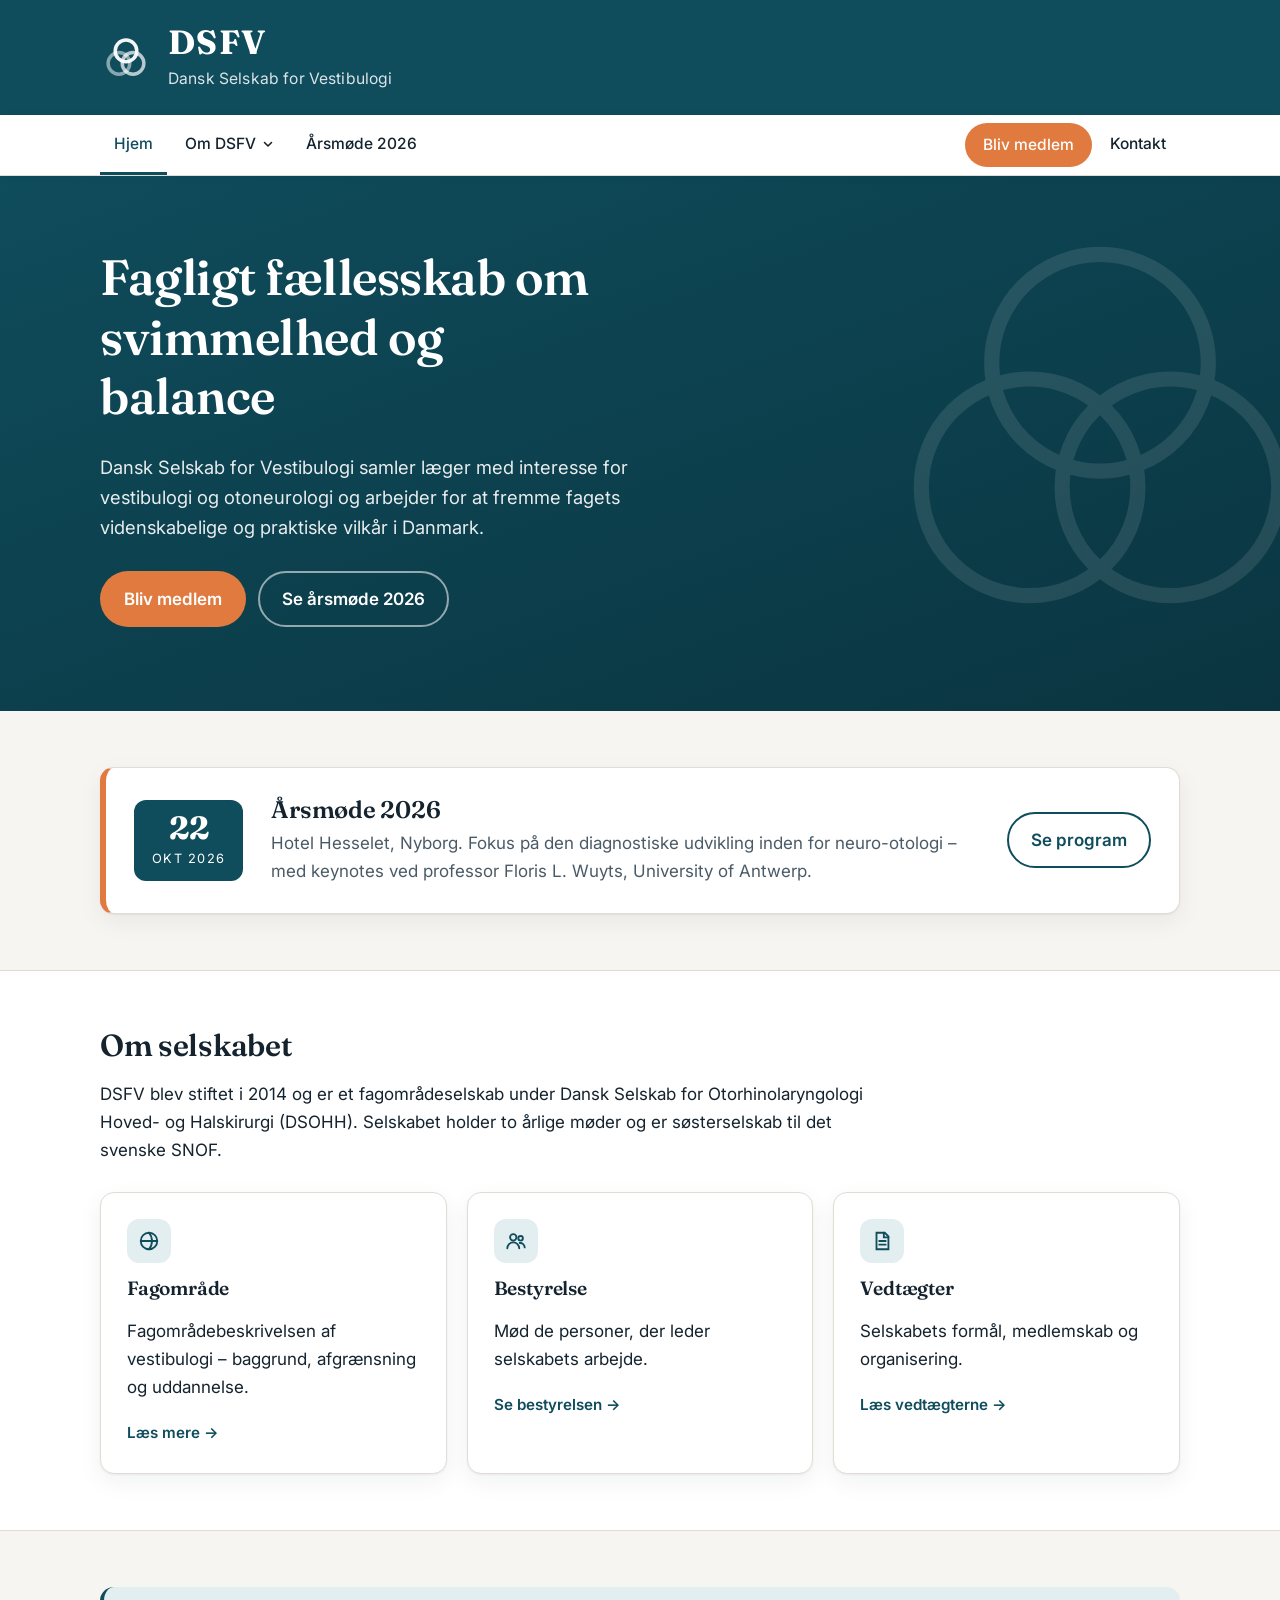
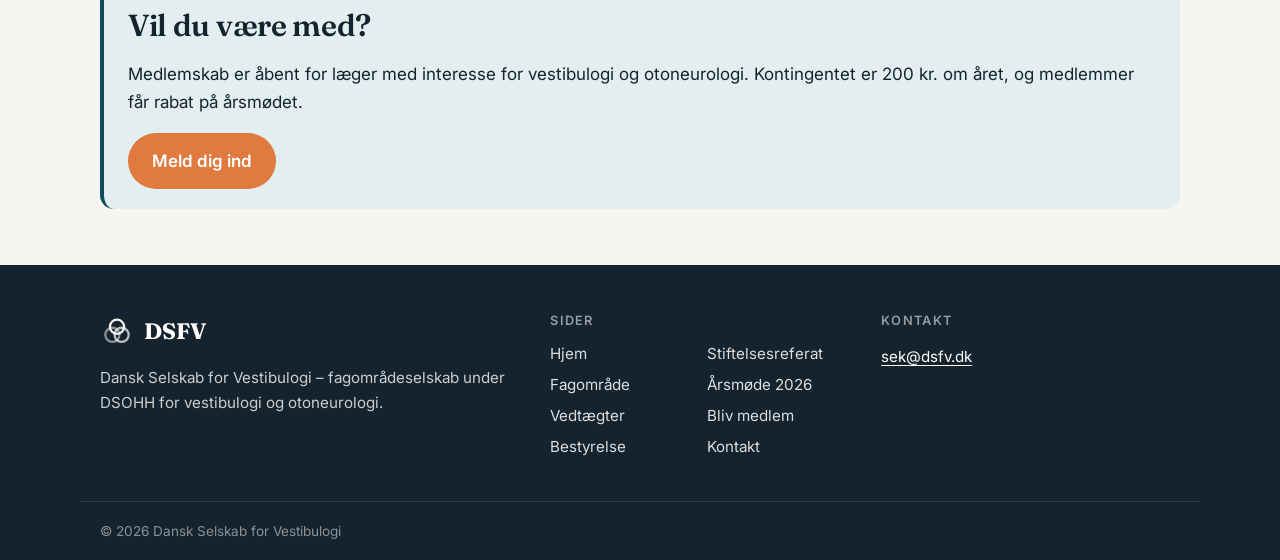
<file: index.html>
<!doctype html>
<html lang="da">
<head>
  <meta charset="utf-8">
  <meta name="viewport" content="width=device-width, initial-scale=1">
  <meta name="robots" content="noindex">
  <title>DSFV – Dansk Selskab for Vestibulogi</title>
  <meta name="description" content="Dansk Selskab for Vestibulogi samler læger med interesse for vestibulogi og otoneurologi.">
  <link rel="icon" href="assets/img/favicon.svg" type="image/svg+xml">
  <link rel="preconnect" href="https://fonts.googleapis.com">
  <link rel="preconnect" href="https://fonts.gstatic.com" crossorigin>
  <link href="https://fonts.googleapis.com/css2?family=Fraunces:opsz,wght@9..144,600;9..144,700&family=Inter:wght@400;500;600&display=swap" rel="stylesheet">
  <link rel="stylesheet" href="assets/css/style.css">
  <script src="assets/js/site.js" defer></script>
</head>
<body>
  <div id="site-header"></div>

  <main id="indhold">
    <section class="hero">
      <svg class="rings" viewBox="0 0 48 48" aria-hidden="true">
        <g fill="none" stroke="currentColor" stroke-width="1.4">
          <circle cx="24" cy="16.5" r="10"/><circle cx="30.5" cy="28" r="10"/><circle cx="17.5" cy="28" r="10"/>
        </g>
      </svg>
      <div class="container">
        <h1>Fagligt fællesskab om svimmelhed og balance</h1>
        <p>Dansk Selskab for Vestibulogi samler læger med interesse for vestibulogi og otoneurologi og arbejder for at fremme fagets videnskabelige og praktiske vilkår i Danmark.</p>
        <div class="hero-actions">
          <a class="btn btn-primary" href="bliv-medlem.html">Bliv medlem</a>
          <a class="btn btn-ghost" href="aarsmoede-2026.html">Se årsmøde 2026</a>
        </div>
      </div>
    </section>

    <section class="section">
      <div class="container">
        <div class="feature">
          <div class="date-badge"><span class="day">22</span><span class="month">Okt 2026</span></div>
          <div>
            <h2>Årsmøde 2026</h2>
            <p>Hotel Hesselet, Nyborg. Fokus på den diagnostiske udvikling inden for neuro-otologi – med keynotes ved professor Floris L. Wuyts, University of Antwerp.</p>
          </div>
          <a class="btn btn-outline" href="aarsmoede-2026.html">Se program</a>
        </div>
      </div>
    </section>

    <section class="section section-alt">
      <div class="container">
        <h2 style="margin-top:0">Om selskabet</h2>
        <p class="prose">DSFV blev stiftet i 2014 og er et fagområdeselskab under Dansk Selskab for Otorhinolaryngologi Hoved- og Halskirurgi (DSOHH). Selskabet holder to årlige møder og er søsterselskab til det svenske SNOF.</p>
        <div class="grid" style="margin-top:28px">
          <a class="card" href="fagomraade.html">
            <span class="icon-badge" aria-hidden="true">
              <svg width="22" height="22" viewBox="0 0 24 24" fill="none" stroke="currentColor" stroke-width="2" stroke-linecap="round"><circle cx="12" cy="12" r="9"/><path d="M12 3a14 14 0 0 1 0 18M3 12h18"/></svg>
            </span>
            <h3>Fagområde</h3>
            <p>Fagområdebeskrivelsen af vestibulogi – baggrund, afgrænsning og uddannelse.</p>
            <span class="more">Læs mere →</span>
          </a>
          <a class="card" href="bestyrelse.html">
            <span class="icon-badge" aria-hidden="true">
              <svg width="22" height="22" viewBox="0 0 24 24" fill="none" stroke="currentColor" stroke-width="2" stroke-linecap="round"><circle cx="9" cy="8" r="3.5"/><path d="M2.5 20a6.5 6.5 0 0 1 13 0"/><circle cx="17" cy="9" r="2.5"/><path d="M16 14.2A5 5 0 0 1 21.5 19"/></svg>
            </span>
            <h3>Bestyrelse</h3>
            <p>Mød de personer, der leder selskabets arbejde.</p>
            <span class="more">Se bestyrelsen →</span>
          </a>
          <a class="card" href="vedtaegter.html">
            <span class="icon-badge" aria-hidden="true">
              <svg width="22" height="22" viewBox="0 0 24 24" fill="none" stroke="currentColor" stroke-width="2" stroke-linecap="round"><path d="M6 3h9l4 4v14H6z"/><path d="M14 3v5h5M9 12h7M9 16h7"/></svg>
            </span>
            <h3>Vedtægter</h3>
            <p>Selskabets formål, medlemskab og organisering.</p>
            <span class="more">Læs vedtægterne →</span>
          </a>
        </div>
      </div>
    </section>

    <section class="section">
      <div class="container">
        <div class="callout">
          <h2 style="margin-top:0">Vil du være med?</h2>
          <p>Medlemskab er åbent for læger med interesse for vestibulogi og otoneurologi. Kontingentet er 200 kr. om året, og medlemmer får rabat på årsmødet.</p>
          <p><a class="btn btn-primary" href="bliv-medlem.html">Meld dig ind</a></p>
        </div>
      </div>
    </section>
  </main>

  <div id="site-footer"></div>
</body>
</html>
</file>
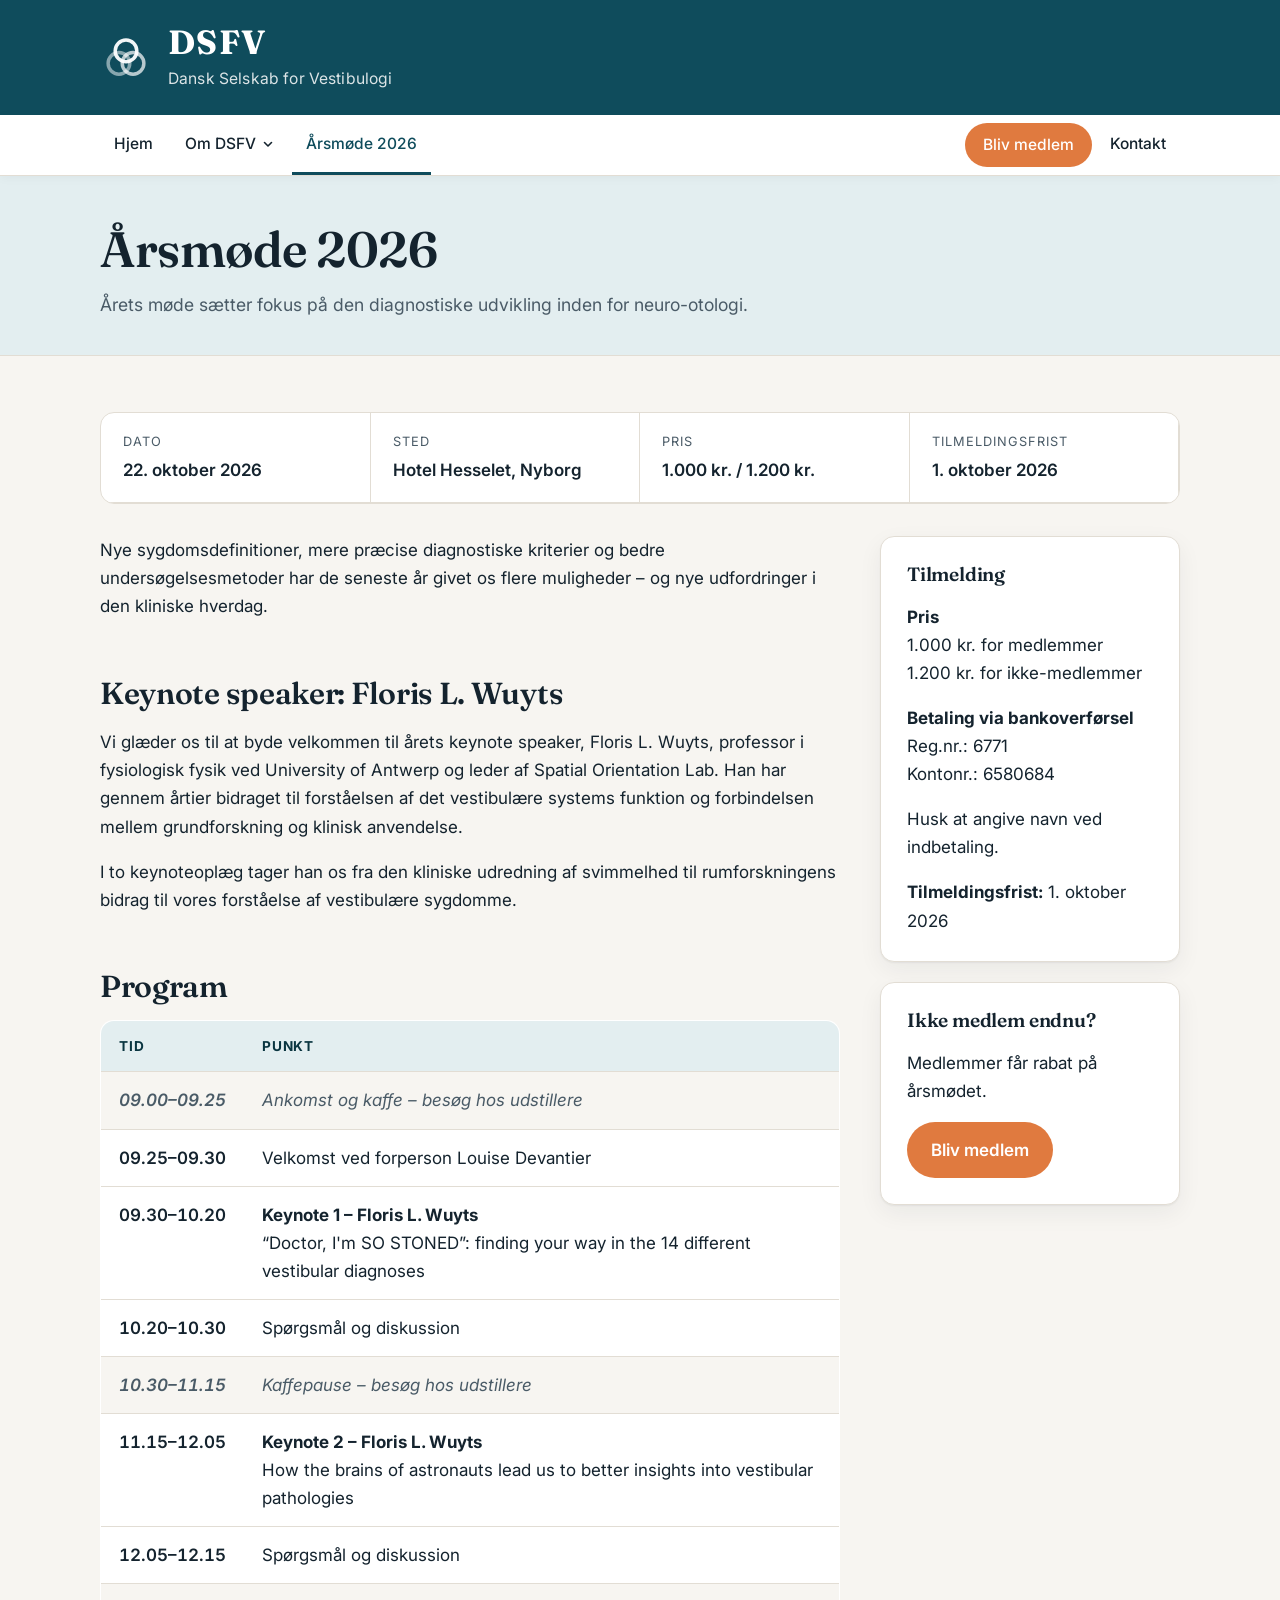
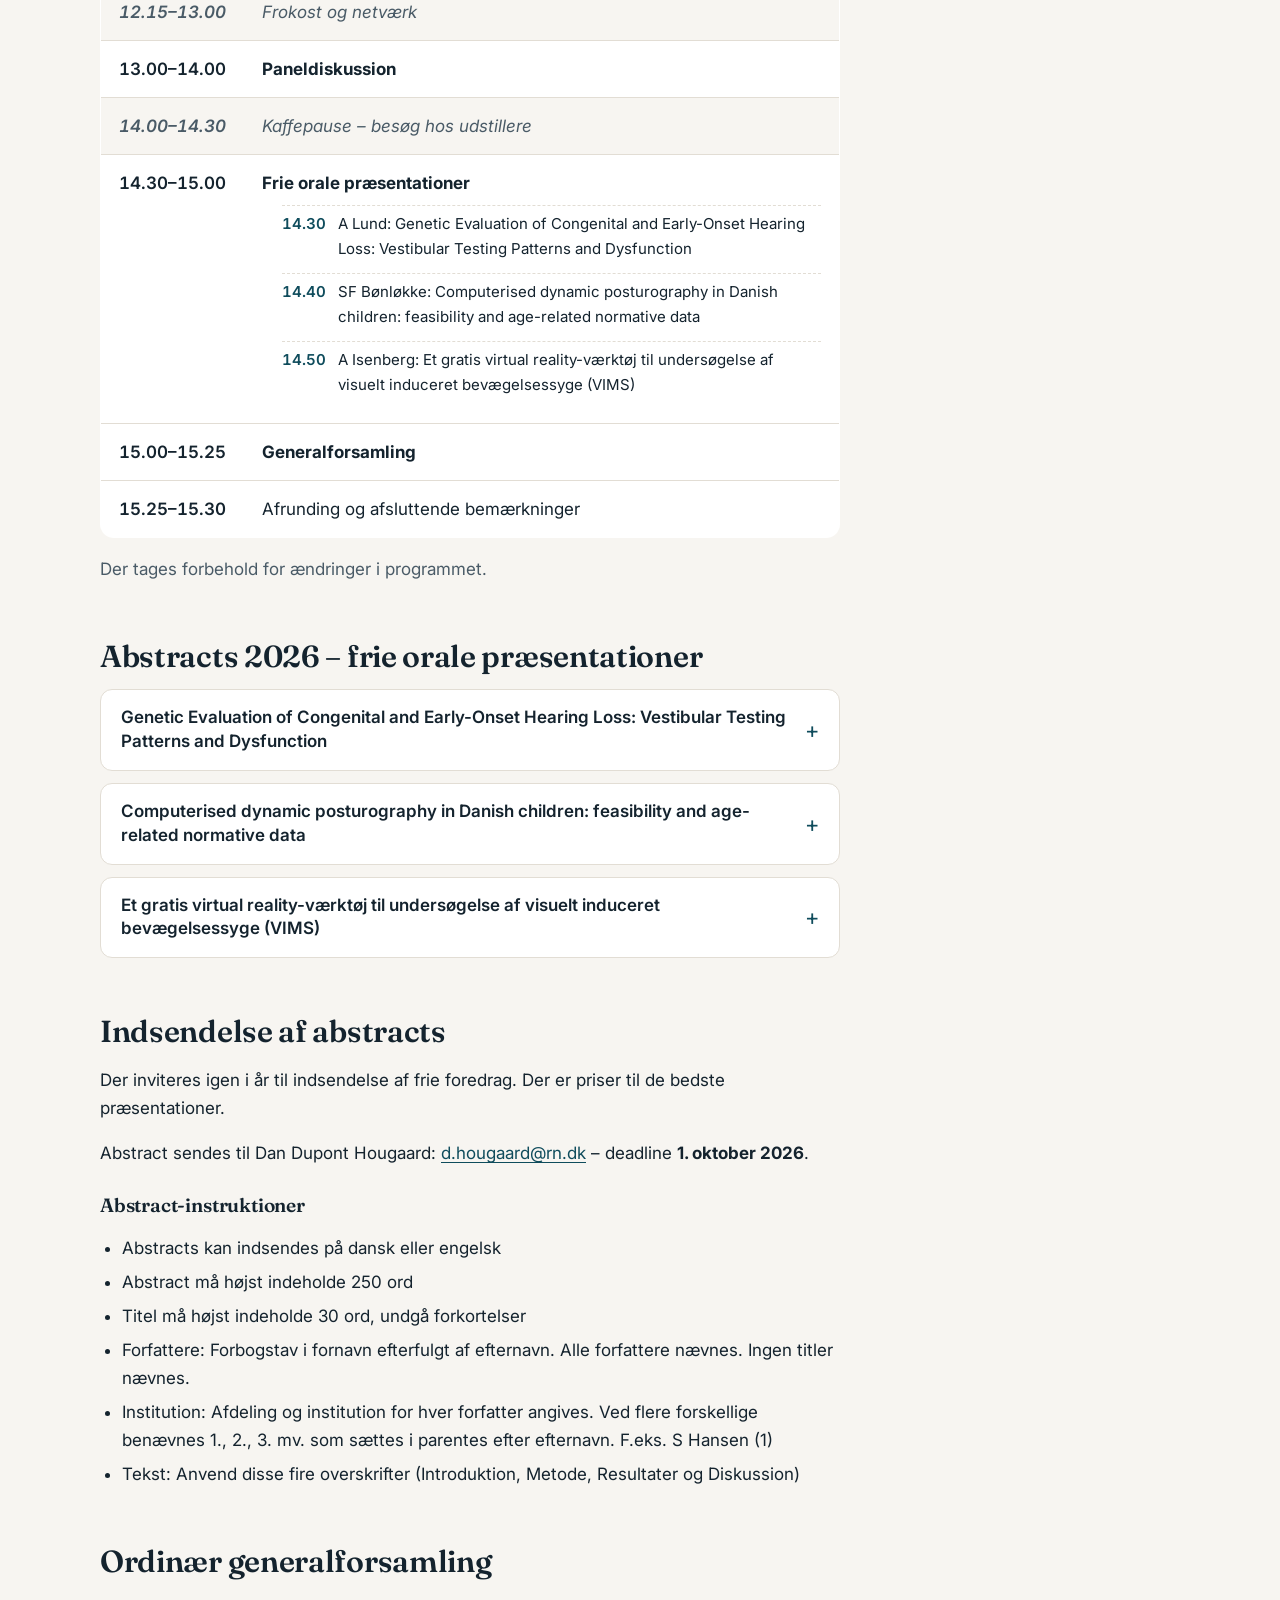
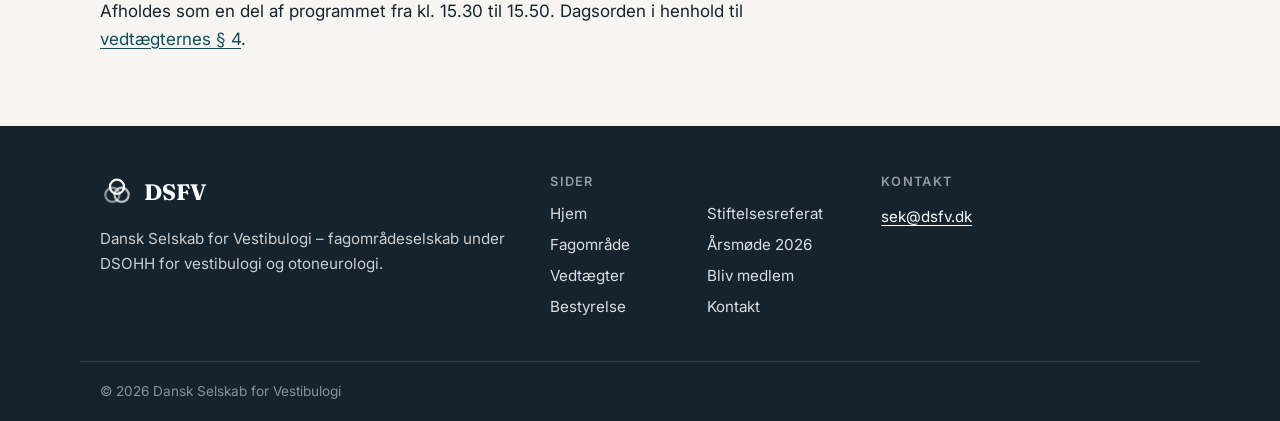
<file: aarsmoede-2026.html>
<!doctype html>
<html lang="da">
<head>
  <meta charset="utf-8">
  <meta name="viewport" content="width=device-width, initial-scale=1">
  <meta name="robots" content="noindex">
  <title>Årsmøde 2026 · DSFV</title>
  <meta name="description" content="Årsmøde 2026 i Dansk Selskab for Vestibulogi – 22. oktober 2026, Hotel Hesselet, Nyborg.">
  <link rel="icon" href="assets/img/favicon.svg" type="image/svg+xml">
  <link rel="preconnect" href="https://fonts.googleapis.com">
  <link rel="preconnect" href="https://fonts.gstatic.com" crossorigin>
  <link href="https://fonts.googleapis.com/css2?family=Fraunces:opsz,wght@9..144,600;9..144,700&family=Inter:wght@400;500;600&display=swap" rel="stylesheet">
  <link rel="stylesheet" href="assets/css/style.css">
  <script src="assets/js/site.js" defer></script>
</head>
<body>
  <div id="site-header"></div>

  <main id="indhold">
    <section class="page-head">
      <div class="container">
        <h1>Årsmøde 2026</h1>
        <p class="lead">Årets møde sætter fokus på den diagnostiske udvikling inden for neuro-otologi.</p>
      </div>
    </section>

    <section class="section">
      <div class="container">
        <dl class="facts">
          <div><dt>Dato</dt><dd>22. oktober 2026</dd></div>
          <div><dt>Sted</dt><dd>Hotel Hesselet, Nyborg</dd></div>
          <div><dt>Pris</dt><dd>1.000 kr. / 1.200 kr.</dd></div>
          <div><dt>Tilmeldingsfrist</dt><dd>1. oktober 2026</dd></div>
        </dl>
        <div class="layout-aside">
          <div class="prose">
            <p>Nye sygdomsdefinitioner, mere præcise diagnostiske kriterier og bedre undersøgelsesmetoder har de seneste år givet os flere muligheder – og nye udfordringer i den kliniske hverdag.</p>

            <h2>Keynote speaker: Floris L. Wuyts</h2>
            <p>Vi glæder os til at byde velkommen til årets keynote speaker, Floris L. Wuyts, professor i fysiologisk fysik ved University of Antwerp og leder af Spatial Orientation Lab. Han har gennem årtier bidraget til forståelsen af det vestibulære systems funktion og forbindelsen mellem grundforskning og klinisk anvendelse.</p>
            <p>I to keynoteoplæg tager han os fra den kliniske udredning af svimmelhed til rumforskningens bidrag til vores forståelse af vestibulære sygdomme.</p>

            <h2>Program</h2>
            <table class="program">
              <thead><tr><th>Tid</th><th>Punkt</th></tr></thead>
              <tbody>
                <tr class="break"><td>09.00–09.25</td><td>Ankomst og kaffe – besøg hos udstillere</td></tr>
                <tr><td>09.25–09.30</td><td>Velkomst ved forperson Louise Devantier</td></tr>
                <tr><td>09.30–10.20</td><td><strong>Keynote 1 – Floris L. Wuyts</strong><br>“Doctor, I'm SO STONED”: finding your way in the 14 different vestibular diagnoses</td></tr>
                <tr><td>10.20–10.30</td><td>Spørgsmål og diskussion</td></tr>
                <tr class="break"><td>10.30–11.15</td><td>Kaffepause – besøg hos udstillere</td></tr>
                <tr><td>11.15–12.05</td><td><strong>Keynote 2 – Floris L. Wuyts</strong><br>How the brains of astronauts lead us to better insights into vestibular pathologies</td></tr>
                <tr><td>12.05–12.15</td><td>Spørgsmål og diskussion</td></tr>
                <tr class="break"><td>12.15–13.00</td><td>Frokost og netværk</td></tr>
                <tr><td>13.00–14.00</td><td><strong>Paneldiskussion</strong></td></tr>
                <tr class="break"><td>14.00–14.30</td><td>Kaffepause – besøg hos udstillere</td></tr>
                <tr><td>14.30–15.00</td><td><strong>Frie orale præsentationer</strong><ul class='talks'><li><span>14.30</span> A Lund: Genetic Evaluation of Congenital and Early-Onset Hearing Loss: Vestibular Testing Patterns and Dysfunction</li><li><span>14.40</span> SF Bønløkke: Computerised dynamic posturography in Danish children: feasibility and age-related normative data</li><li><span>14.50</span> A Isenberg: Et gratis virtual reality-værktøj til undersøgelse af visuelt induceret bevægelsessyge (VIMS)</li></ul></td></tr>
                <tr><td>15.00–15.25</td><td><strong>Generalforsamling</strong></td></tr>
                <tr><td>15.25–15.30</td><td>Afrunding og afsluttende bemærkninger</td></tr>
              </tbody>
            </table>
            <p class="muted">Der tages forbehold for ændringer i programmet.</p>

            <h2>Abstracts 2026 – frie orale præsentationer</h2>
            <details class="abstract">
              <summary>Genetic Evaluation of Congenital and Early-Onset Hearing Loss: Vestibular Testing Patterns and Dysfunction</summary>
              <div><p><strong>Forfattere:</strong> Andrea Lund<sup>1,2</sup>, Kristine Zøylner Swan<sup>1,2,3</sup>, Lukas Fitzgerald<sup>1</sup>, Søren Færgemann<sup>2,3,4</sup>, Uffe Birk Jensen<sup>2,4</sup>, Louise Devantier<sup>1,2</sup></p><ol class='affs'><li>Department of Oto-Rhino-Laryngology, Head and Neck Surgery, Aarhus University Hospital, Aarhus, Denmark</li><li>Institute of Clinical Medicine; Aarhus University, Aarhus, Denmark</li><li>Department of Molecular Medicine, Aarhus University Hospital, Aarhus, Denmark</li><li>Department of Clinical Genetics, Aarhus University Hospital, Aarhus, Denmark</li></ol><h4>Background</h4><p>Children with congenital sensorineural hearing loss may have concomitant vestibular dysfunction, potentially affecting balance and motor development. Several genes associated with hearing loss are also implicated in vestibular function, yet vestibular assessment is not routinely incorporated into the diagnostic work-up for hearing loss. This study aimed to characterise vestibular testing patterns and dysfunction in children undergoing audiogenetic evaluation, with genetic associations explored as a secondary analysis.</p><h4>Methods</h4><p>This retrospective cohort study included children undergoing genetic evaluation for congenital or early-onset hearing loss at Aarhus University Hospital between 2020 and 2025. Genetic, audiological, and vestibular data were obtained from existing clinical records. Vestibular assessment included cervical vestibular-evoked myogenic potentials (cVEMP), video head impulse testing (vHIT), and bedside head impulse testing (HIT). Balance disturbances at referral were defined as a documented history of previous falls or symptoms of balance problems or dizziness described in the referral. The present analysis represents preliminary data from the ongoing study.</p><h4>Results</h4><p>A total of 250 children underwent audiogenetic evaluation, of whom 101 (40.4%) underwent vestibular assessment prior to audiological intervention. Balance disturbances were recorded at referral in 25 children (10.0%), of whom 11 (44.0%) underwent vestibular assessment.</p><p>Vestibular testing was strongly associated with subsequent cochlear implantation: 81/85 (95.3%) children who received a cochlear implant were tested, compared with 20/165 (12.1%) children who did not receive a cochlear implant (p&lt;0.001).</p><p>Among the 101 children who underwent vestibular assessment, 32 (31.7%) had at least one abnormal finding on cVEMP, vHIT, or HIT. Abnormal findings were observed in 24/86 (27.9%) children with cVEMP data, 10/71 (14.1%) with vHIT data, and 3/31 (9.7%) with HIT data. In exploratory analyses, no significant associations were identified between genetic status and abnormal vestibular findings.</p><h4>Conclusion</h4><p>Vestibular assessment was performed in fewer than half of children undergoing audiogenetic evaluation, and almost one-third of those tested had at least one abnormal vestibular finding. Testing was highly selective and strongly associated with cochlear implantation, highlighting the need for a more systematic approach to identifying children who may benefit from vestibular assessment and rehabilitation. Genetic associations remain exploratory and require further investigation.</p></div>
            </details>
            <details class="abstract">
              <summary>Computerised dynamic posturography in Danish children: feasibility and age-related normative data</summary>
              <div><p><strong>Forfattere:</strong> Bønløkke SF<sup>1,2</sup>, Owen H<sup>1</sup>, Maes L<sup>3,4</sup>, Ovesen T<sup>1,2</sup></p><ol class='affs'><li>University Clinic for Balance, Flavour and Sleep, Department of Otorhinolaryngology, Head and Neck Surgery, Gødstrup Hospital, Denmark</li><li>Department of Clinical Medicine, Aarhus University, Denmark</li><li>Department of Rehabilitation Sciences, Ghent University, Ghent, Belgium</li><li>Department of Oto-rhino-laryngology, Ghent University Hospital, Ghent, Belgium</li></ol><h4>Background</h4><p>The aim of this study is to assess the feasibility of using the Computerised Dynamic Posturography (CDP) (Virtualis, Montpellier, France) in Danish children aged 3–10 years and to establish age-related normative data for postural function in this age group.</p><p>Normal balance is essential for children’s motor development, play, school participation and physical activity. Balance depends on integration of proprioceptive, visual and vestibular input, and postural control does not reach adult-like levels until adolescence. CDP can assess functional balance, but paediatric reference values are limited. Age-related norms are needed to interpret findings and support diagnosis of dizziness, imbalance and vestibular dysfunction.</p><h4>Methods</h4><p>In this age-based cohort study, 55 children aged 3–10 years with no subjective hearing or balance problems were recruited from the local community. Postural function was assessed using CDP, including the Sensory Organisation Test (SOT), Motor Control Test (MCT) and Adaptation Test (ADT). Normal hearing and vestibular function were verified with otoacoustic emissions, tympanometry, video Head Impulse Test, and cervical and ocular Vestibular Evoked Myogenic Potentials.</p><h4>Results</h4><p>Recruitment is ongoing, and complete results are expected to be available for presentation. Participant demographics will be presented. The feasibility of using CDP in children aged 3–10 years will be evaluated. Age-related normative data for the SOT, MCT and ADT will be reported.</p><h4>Conclusion</h4><p>This study will provide age-related normative data for SOT, MCT and ADT using the CDP in children. These data may enable child-friendly, precise assessment of postural control, support tailored early rehabilitation and guide future research in vestibular rehabilitation in children.</p></div>
            </details>
            <details class="abstract">
              <summary>Et gratis virtual reality-værktøj til undersøgelse af visuelt induceret bevægelsessyge (VIMS)</summary>
              <div><p><strong>Forfattere:</strong> A Isenberg<sup>1,2</sup>, L Rogalla<sup>1,2</sup>, M Klokker<sup>1</sup>, S Serafin<sup>1,3</sup>, R Nordahl<sup>1,3</sup>, M Magnusson<sup>1,2</sup></p><ol class='affs'><li>Center for Hørelse og Balance, Afdeling for Øre-Næse-Halskirurgi og Audiologi, Rigshospitalet</li><li>Hearing Systems Section, Department of Health Technology, DTU</li><li>Energy Technology and Computer Science, Department of Engineering Technology and Didactics, DTU</li></ol><p><strong>Introduktion:</strong> VIMS kan opstå ved eksponering for visuelle bevægelsesstimuli uden tilsvarende vestibulært input. Tilstanden forekommer hyppigere hos personer med vestibulære lidelser eller migræne, og kan medføre aktivitetsbegrænsninger i visuelt komplekse omgivelser. Der mangler standardiserede metoder til undersøgelse af tilstanden i forskning og klinisk praksis.</p><p><strong>Metode:</strong> Vi udviklede en virtual reality-applikation til kontrolleret fremkaldelse af VIMS med mulighed for præcis styring af rotationshastighed, eksponeringsvarighed og stimulationstype. For at demonstrere betydningen af dette blev 20 raske voksne randomiseret til 5-minutters rotation i Virtual Reality med identiske stimuli fraset rotationshastigheder på henholdsvis 60°/s eller 80°/s. Akutte symptomer blev vurderet hvert minut under stimulation med Fast Motion Sickness Scale.</p><p><strong>Resultater:</strong> Applikationen fremkaldte kvalme, vertigo og okulomotorisk ubehag hos alle deltagere i varierende grad. Deltagere eksponeret for 80°/s havde højere symptombyrde målt på FMS end deltagere eksponeret for 60°/s (p &lt; 0,05). Ingen deltagere afbrød forsøget.</p><p><strong>Diskussion:</strong> En forøgelse af rotationshastigheden fra 60°/s til 80°/s medførte en signifikant stigning i akutte symptomer. Resultaterne understreger betydningen af præcis kontrol og rapportering af stimulusparametre. Applikationen, ”The VIMSer”, stilles frit til rådighed og kan bidrage til øget reproducerbarhed, og udvikling af fremtidig forskning og rehabilitering inden for visuel intolerance og vestibulære lidelser.</p></div>
            </details>

            <h2>Indsendelse af abstracts</h2>
            <p>Der inviteres igen i år til indsendelse af frie foredrag. Der er priser til de bedste præsentationer.</p>
            <p>Abstract sendes til Dan Dupont Hougaard: <a href="mailto:d.hougaard@rn.dk">d.hougaard@rn.dk</a> – deadline <strong>1. oktober 2026</strong>.</p>
            <h3>Abstract-instruktioner</h3>
            <ul>
              <li>Abstracts kan indsendes på dansk eller engelsk</li>
              <li>Abstract må højst indeholde 250 ord</li>
              <li>Titel må højst indeholde 30 ord, undgå forkortelser</li>
              <li>Forfattere: Forbogstav i fornavn efterfulgt af efternavn. Alle forfattere nævnes. Ingen titler nævnes.</li>
              <li>Institution: Afdeling og institution for hver forfatter angives. Ved flere forskellige benævnes 1., 2., 3. mv. som sættes i parentes efter efternavn. F.eks. S Hansen (1)</li>
              <li>Tekst: Anvend disse fire overskrifter (Introduktion, Metode, Resultater og Diskussion)</li>
            </ul>

            <h2>Ordinær generalforsamling</h2>
            <p>Afholdes som en del af programmet fra kl. 15.30 til 15.50. Dagsorden i henhold til <a href="vedtaegter.html#p4">vedtægternes § 4</a>.</p>
          </div>
          <aside>
            <div class="card">
              <h3 style="margin-top:0">Tilmelding</h3>
              <p><strong>Pris</strong><br>1.000 kr. for medlemmer<br>1.200 kr. for ikke-medlemmer</p>
              <p><strong>Betaling via bankoverførsel</strong><br>Reg.nr.: 6771<br>Kontonr.: 6580684</p>
              <p>Husk at angive navn ved indbetaling.</p>
              <p style="margin-bottom:0"><strong>Tilmeldingsfrist:</strong> 1. oktober 2026</p>
            </div>
            <div class="card" style="margin-top:20px">
              <h3 style="margin-top:0">Ikke medlem endnu?</h3>
              <p>Medlemmer får rabat på årsmødet.</p>
              <a class="btn btn-primary" href="bliv-medlem.html">Bliv medlem</a>
            </div>
          </aside>
        </div>
      </div>
    </section>

  </main>

  <div id="site-footer"></div>
</body>
</html>
</file>
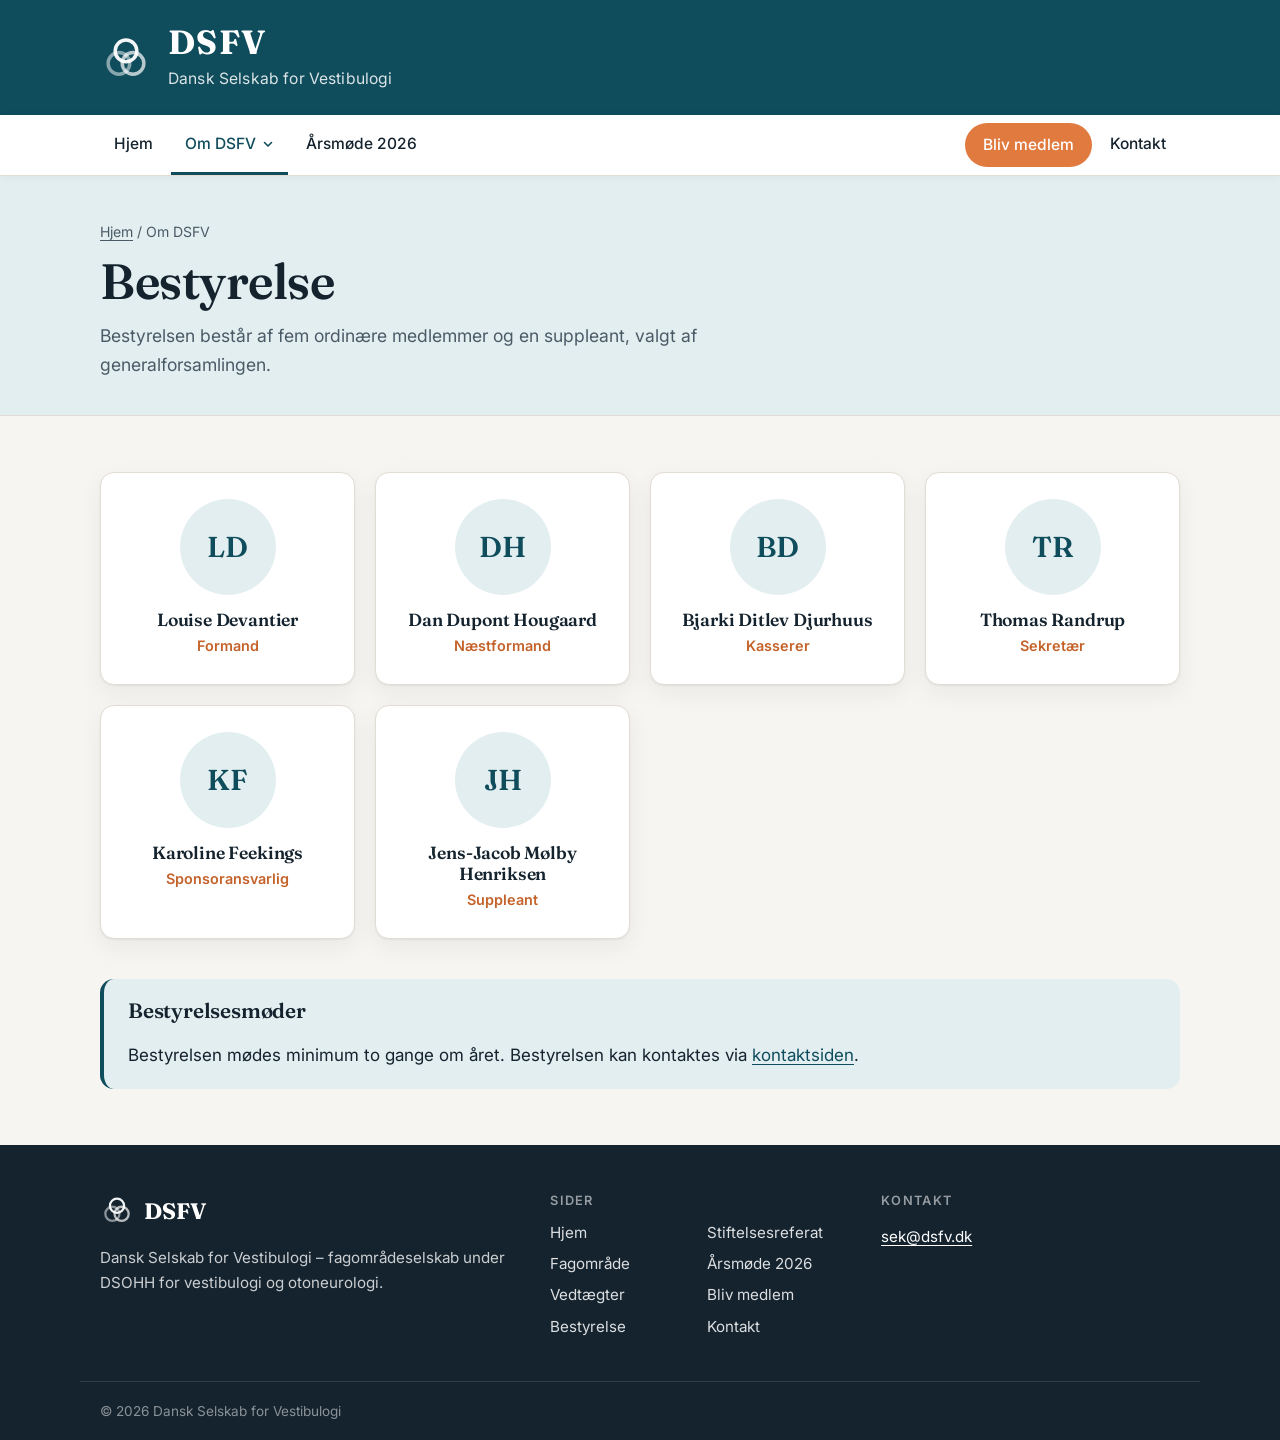
<file: bestyrelse.html>
<!doctype html>
<html lang="da">
<head>
  <meta charset="utf-8">
  <meta name="viewport" content="width=device-width, initial-scale=1">
  <meta name="robots" content="noindex">
  <title>Bestyrelse · DSFV</title>
  <meta name="description" content="Bestyrelsen i Dansk Selskab for Vestibulogi.">
  <link rel="icon" href="assets/img/favicon.svg" type="image/svg+xml">
  <link rel="preconnect" href="https://fonts.googleapis.com">
  <link rel="preconnect" href="https://fonts.gstatic.com" crossorigin>
  <link href="https://fonts.googleapis.com/css2?family=Fraunces:opsz,wght@9..144,600;9..144,700&family=Inter:wght@400;500;600&display=swap" rel="stylesheet">
  <link rel="stylesheet" href="assets/css/style.css">
  <script src="assets/js/site.js" defer></script>
</head>
<body>
  <div id="site-header"></div>

  <main id="indhold">
    <section class="page-head">
      <div class="container">
        <div class="crumbs"><a href="index.html">Hjem</a> / Om DSFV</div>
        <h1>Bestyrelse</h1>
        <p class="lead">Bestyrelsen består af fem ordinære medlemmer og en suppleant, valgt af generalforsamlingen.</p>
      </div>
    </section>

    <section class="section">
      <div class="container">
        <div class="people">
          <div class="card person">
            <div class="avatar" aria-hidden="true">LD</div>
            <h3>Louise Devantier</h3>
            <p class="role">Formand</p>
          </div>
          <div class="card person">
            <div class="avatar" aria-hidden="true">DH</div>
            <h3>Dan Dupont Hougaard</h3>
            <p class="role">Næstformand</p>
          </div>
          <div class="card person">
            <div class="avatar" aria-hidden="true">BD</div>
            <h3>Bjarki Ditlev Djurhuus</h3>
            <p class="role">Kasserer</p>
          </div>
          <div class="card person">
            <div class="avatar" aria-hidden="true">TR</div>
            <h3>Thomas Randrup</h3>
            <p class="role">Sekretær</p>
          </div>
          <div class="card person">
            <div class="avatar" aria-hidden="true">KF</div>
            <h3>Karoline Feekings</h3>
            <p class="role">Sponsoransvarlig</p>
          </div>
          <div class="card person">
            <div class="avatar" aria-hidden="true">JH</div>
            <h3>Jens-Jacob Mølby Henriksen</h3>
            <p class="role">Suppleant</p>
          </div>
        </div>
        <div class="callout" style="margin-top:40px">
          <h2 style="margin-top:0;font-size:1.3rem">Bestyrelsesmøder</h2>
          <p>Bestyrelsen mødes minimum to gange om året. Bestyrelsen kan kontaktes via <a href="kontakt.html">kontaktsiden</a>.</p>
        </div>
      </div>
    </section>

  </main>

  <div id="site-footer"></div>
</body>
</html>
</file>
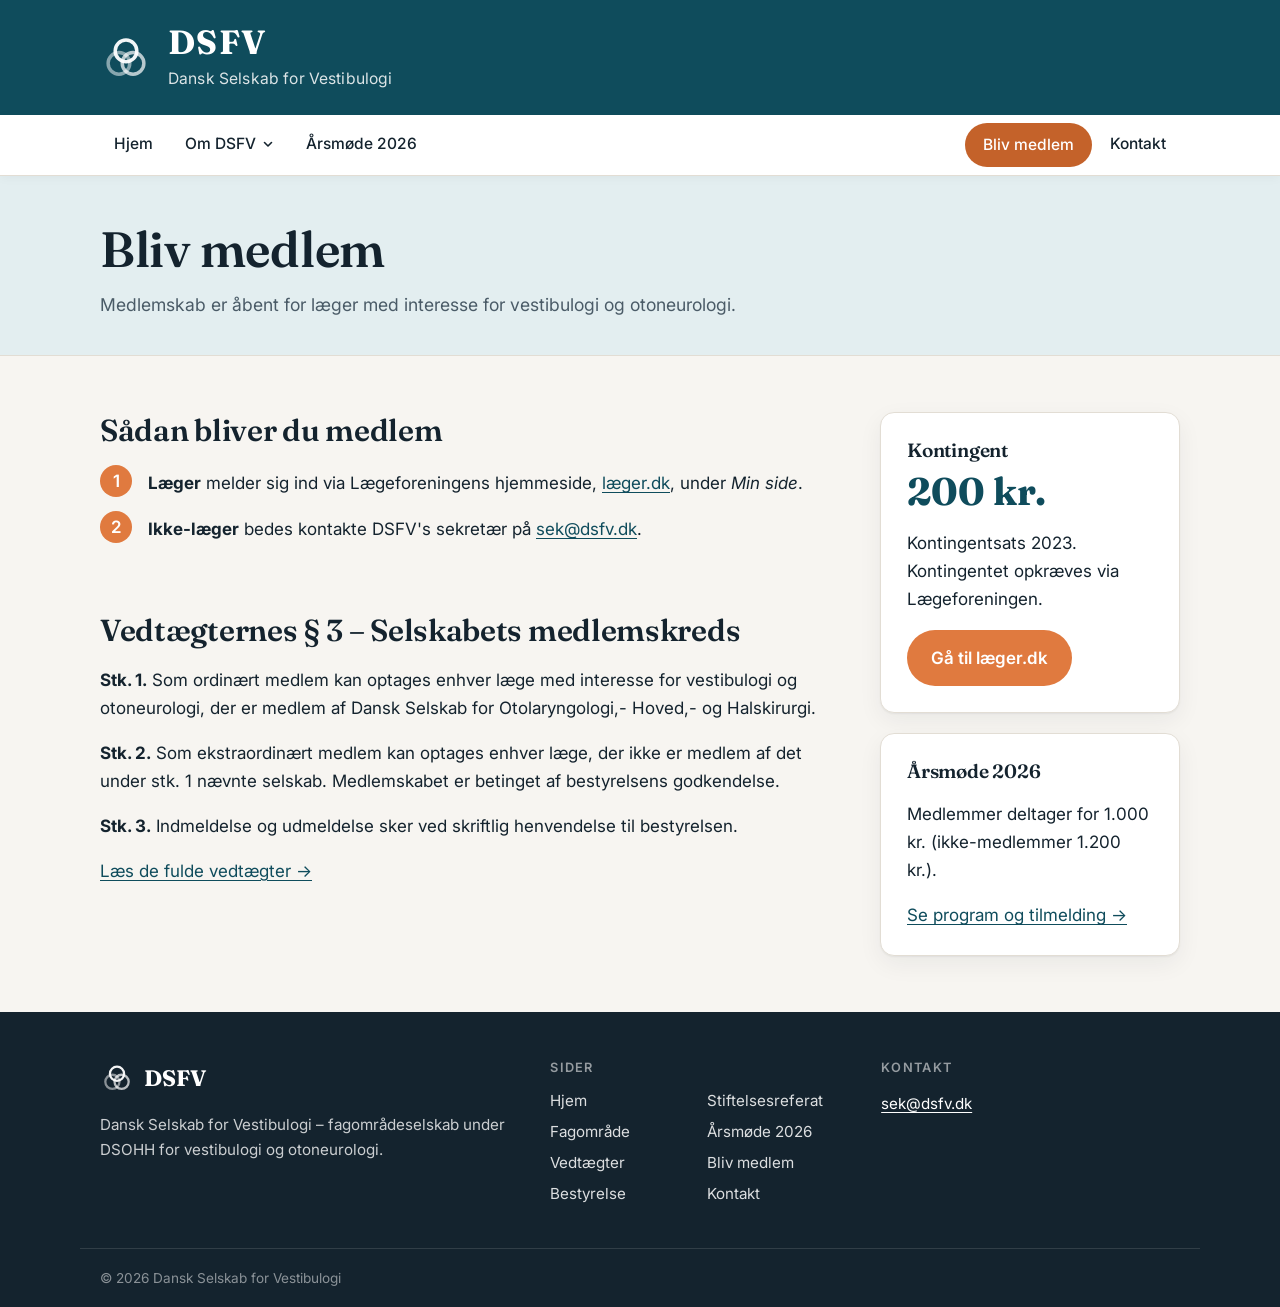
<file: bliv-medlem.html>
<!doctype html>
<html lang="da">
<head>
  <meta charset="utf-8">
  <meta name="viewport" content="width=device-width, initial-scale=1">
  <meta name="robots" content="noindex">
  <title>Bliv medlem · DSFV</title>
  <meta name="description" content="Bliv medlem af Dansk Selskab for Vestibulogi.">
  <link rel="icon" href="assets/img/favicon.svg" type="image/svg+xml">
  <link rel="preconnect" href="https://fonts.googleapis.com">
  <link rel="preconnect" href="https://fonts.gstatic.com" crossorigin>
  <link href="https://fonts.googleapis.com/css2?family=Fraunces:opsz,wght@9..144,600;9..144,700&family=Inter:wght@400;500;600&display=swap" rel="stylesheet">
  <link rel="stylesheet" href="assets/css/style.css">
  <script src="assets/js/site.js" defer></script>
</head>
<body>
  <div id="site-header"></div>

  <main id="indhold">
    <section class="page-head">
      <div class="container">
        <h1>Bliv medlem</h1>
        <p class="lead">Medlemskab er åbent for læger med interesse for vestibulogi og otoneurologi.</p>
      </div>
    </section>

    <section class="section">
      <div class="container layout-aside">
        <div class="prose">
          <h2 style="margin-top:0">Sådan bliver du medlem</h2>
          <ol class="steps">
            <li><strong>Læger</strong> melder sig ind via Lægeforeningens hjemmeside, <a href="https://www.laeger.dk" target="_blank" rel="noopener">læger.dk</a>, under <em>Min side</em>.</li>
            <li><strong>Ikke-læger</strong> bedes kontakte DSFV's sekretær på <a href="mailto:sek@dsfv.dk">sek@dsfv.dk</a>.</li>
          </ol>

          <h2>Vedtægternes § 3 – Selskabets medlemskreds</h2>
          <p><strong>Stk. 1.</strong> Som ordinært medlem kan optages enhver læge med interesse for vestibulogi og otoneurologi, der er medlem af Dansk Selskab for Otolaryngologi,- Hoved,- og Halskirurgi.</p>
          <p><strong>Stk. 2.</strong> Som ekstraordinært medlem kan optages enhver læge, der ikke er medlem af det under stk. 1 nævnte selskab. Medlemskabet er betinget af bestyrelsens godkendelse.</p>
          <p><strong>Stk. 3.</strong> Indmeldelse og udmeldelse sker ved skriftlig henvendelse til bestyrelsen.</p>
          <p><a href="vedtaegter.html">Læs de fulde vedtægter →</a></p>
        </div>
        <aside>
          <div class="card">
            <h3 style="margin-top:0">Kontingent</h3>
            <p class="big-number">200 kr.</p>
            <p>Kontingentsats 2023. Kontingentet opkræves via Lægeforeningen.</p>
            <a class="btn btn-primary" href="https://www.laeger.dk" target="_blank" rel="noopener">Gå til læger.dk</a>
          </div>
          <div class="card" style="margin-top:20px">
            <h3 style="margin-top:0">Årsmøde 2026</h3>
            <p>Medlemmer deltager for 1.000 kr. (ikke-medlemmer 1.200 kr.).</p>
            <a href="aarsmoede-2026.html">Se program og tilmelding →</a>
          </div>
        </aside>
      </div>
    </section>

  </main>

  <div id="site-footer"></div>
</body>
</html>
</file>
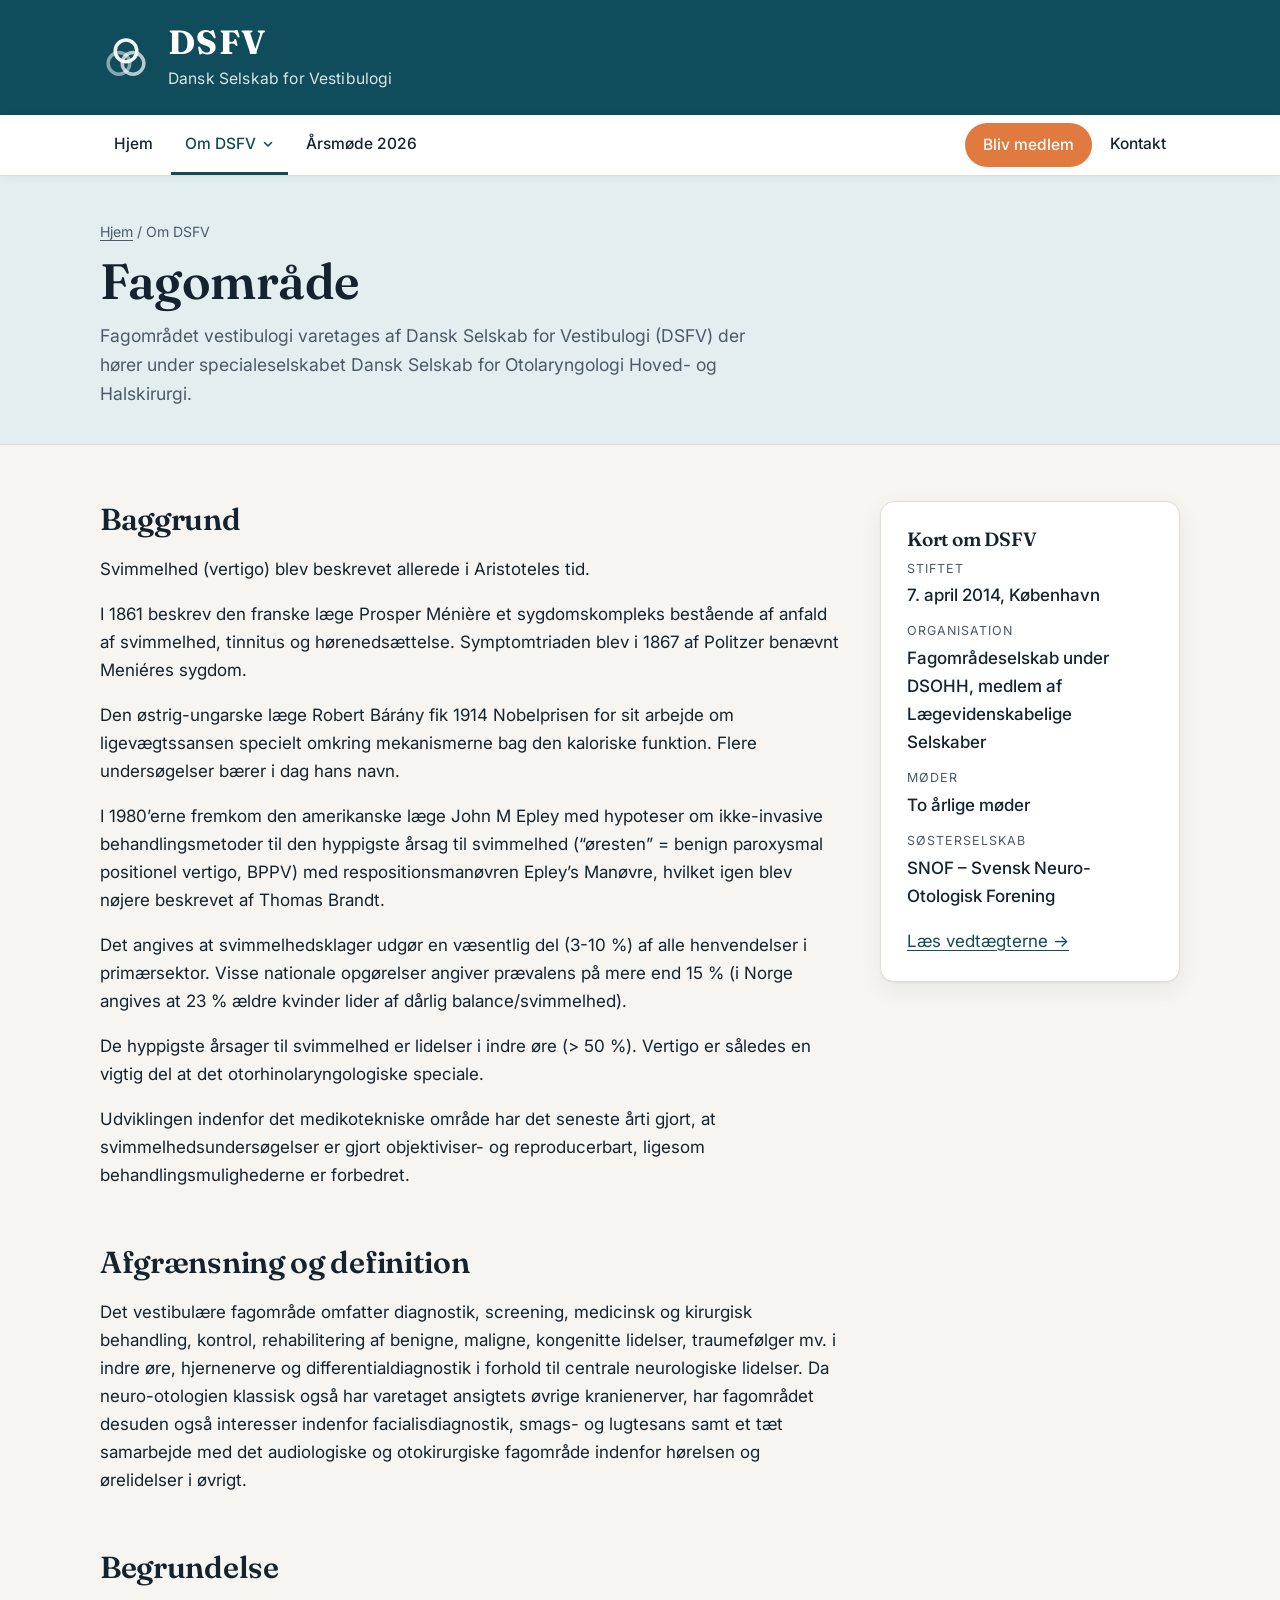
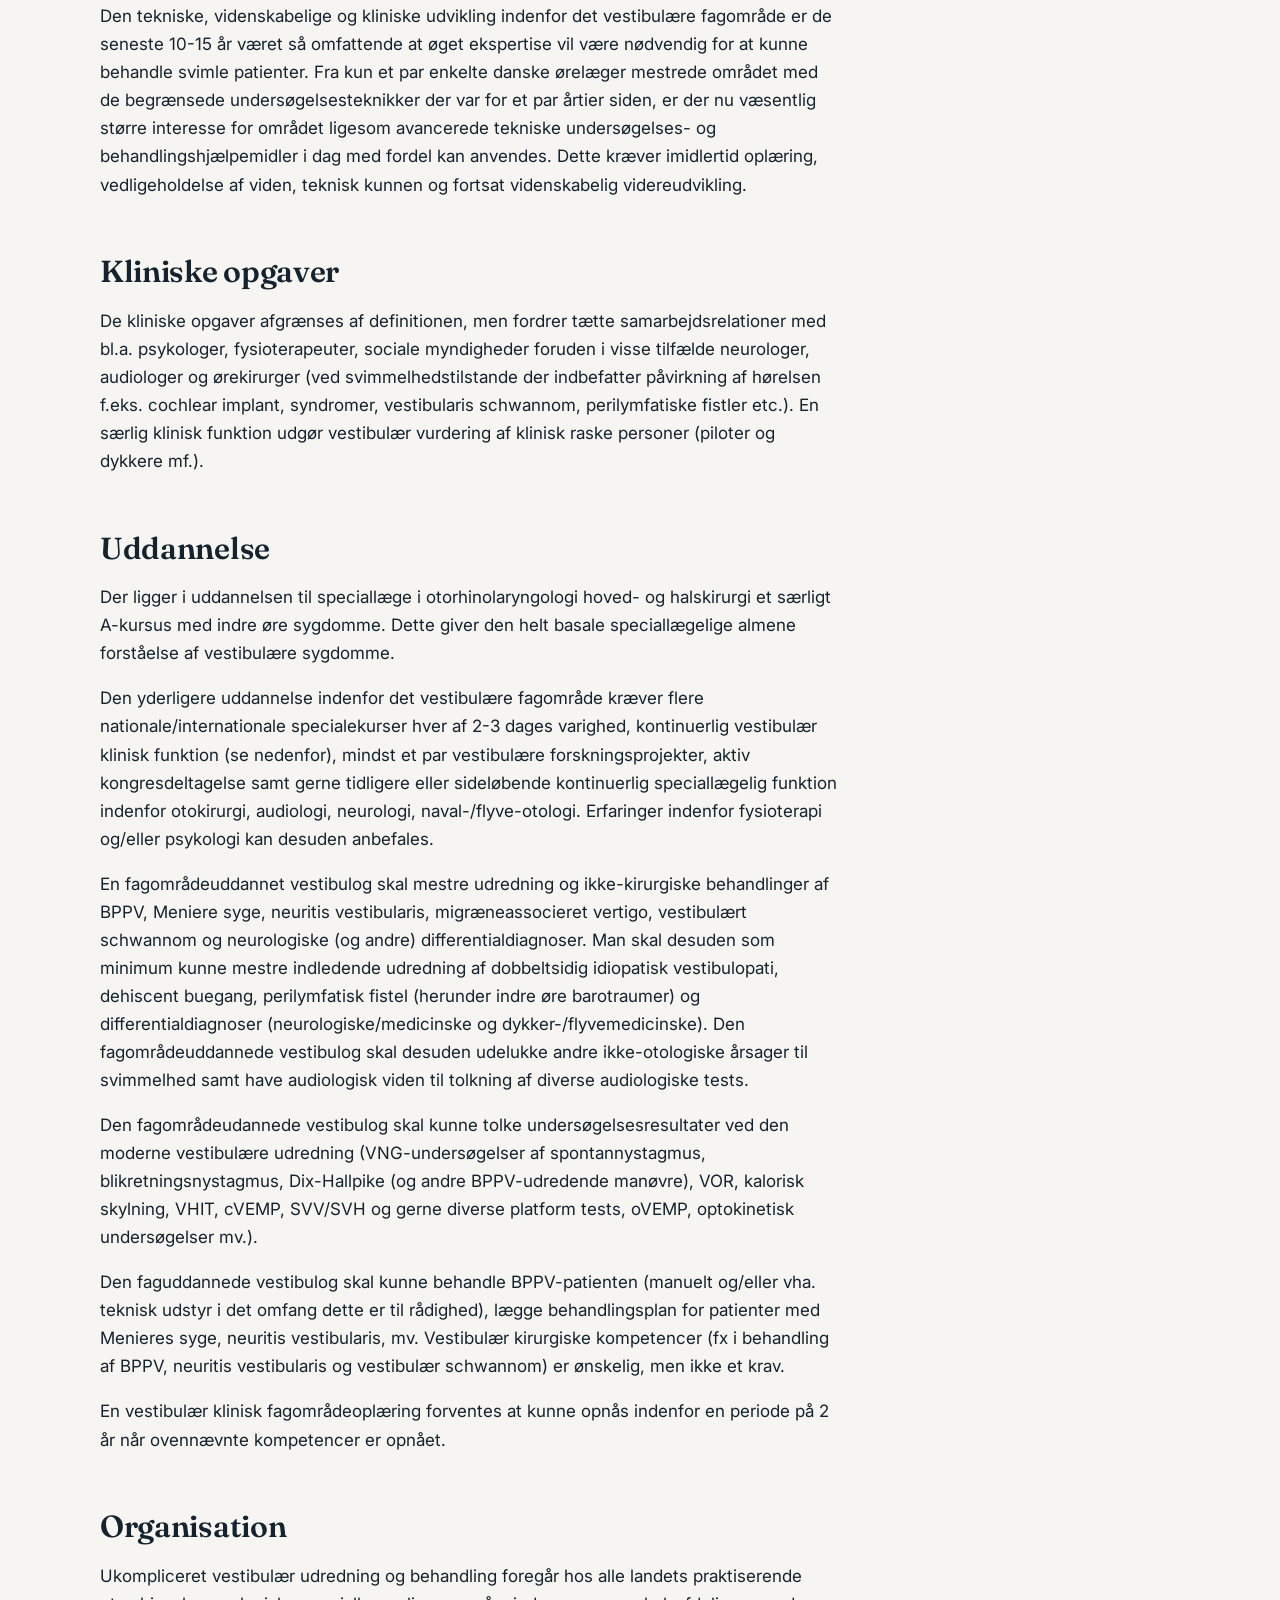
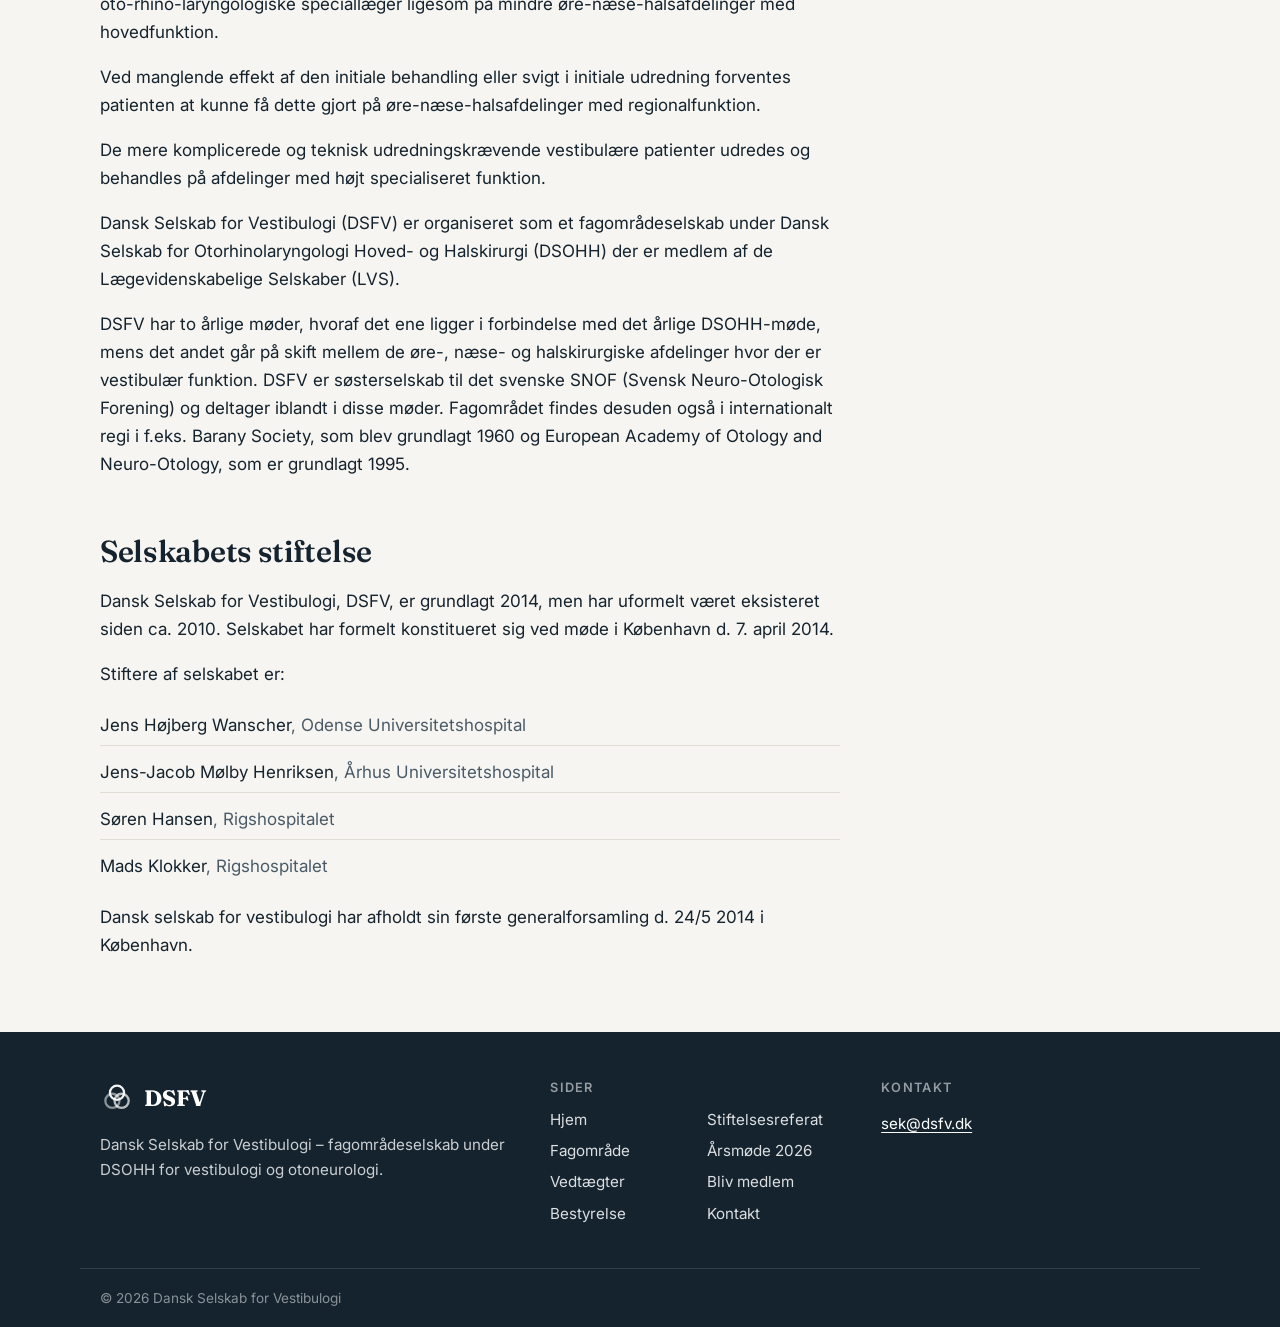
<file: fagomraade.html>
<!doctype html>
<html lang="da">
<head>
  <meta charset="utf-8">
  <meta name="viewport" content="width=device-width, initial-scale=1">
  <meta name="robots" content="noindex">
  <title>Fagområde · DSFV</title>
  <meta name="description" content="Fagområdebeskrivelse af vestibulogi – Dansk Selskab for Vestibulogi.">
  <link rel="icon" href="assets/img/favicon.svg" type="image/svg+xml">
  <link rel="preconnect" href="https://fonts.googleapis.com">
  <link rel="preconnect" href="https://fonts.gstatic.com" crossorigin>
  <link href="https://fonts.googleapis.com/css2?family=Fraunces:opsz,wght@9..144,600;9..144,700&family=Inter:wght@400;500;600&display=swap" rel="stylesheet">
  <link rel="stylesheet" href="assets/css/style.css">
  <script src="assets/js/site.js" defer></script>
</head>
<body>
  <div id="site-header"></div>

  <main id="indhold">
    <section class="page-head">
      <div class="container">
        <div class="crumbs"><a href="index.html">Hjem</a> / Om DSFV</div>
        <h1>Fagområde</h1>
        <p class="lead">Fagområdet vestibulogi varetages af Dansk Selskab for Vestibulogi (DSFV) der hører under specialeselskabet Dansk Selskab for Otolaryngologi Hoved- og Halskirurgi.</p>
      </div>
    </section>

    <section class="section">
      <div class="container layout-aside">
        <div class="prose">
        <h2>Baggrund</h2>
        <p>Svimmelhed (vertigo) blev beskrevet allerede i Aristoteles tid.</p>
        <p>I 1861 beskrev den franske læge Prosper Ménière et sygdomskompleks bestående af anfald af svimmelhed, tinnitus og hørenedsættelse. Symptomtriaden blev i 1867 af Politzer benævnt Meniéres sygdom.</p>
        <p>Den østrig-ungarske læge Robert Bárány fik 1914 Nobelprisen for sit arbejde om ligevægtssansen specielt omkring mekanismerne bag den kaloriske funktion. Flere undersøgelser bærer i dag hans navn.</p>
        <p>I 1980’erne fremkom den amerikanske læge John M Epley med hypoteser om ikke-invasive behandlingsmetoder til den hyppigste årsag til svimmelhed (“øresten” = benign paroxysmal positionel vertigo, BPPV) med respositionsmanøvren Epley’s Manøvre, hvilket igen blev nøjere beskrevet af Thomas Brandt.</p>
        <p>Det angives at svimmelhedsklager udgør en væsentlig del (3-10 %) af alle henvendelser i primærsektor. Visse nationale opgørelser angiver prævalens på mere end 15 % (i Norge angives at 23 % ældre kvinder lider af dårlig balance/svimmelhed).</p>
        <p>De hyppigste årsager til svimmelhed er lidelser i indre øre (&gt; 50 %). Vertigo er således en vigtig del at det otorhinolaryngologiske speciale.</p>
        <p>Udviklingen indenfor det medikotekniske område har det seneste årti gjort, at svimmelhedsundersøgelser er gjort objektiviser- og reproducerbart, ligesom behandlingsmulighederne er forbedret.</p>
        <h2>Afgrænsning og definition</h2>
        <p>Det vestibulære fagområde omfatter diagnostik, screening, medicinsk og kirurgisk behandling, kontrol, rehabilitering af benigne, maligne, kongenitte lidelser, traumefølger mv. i indre øre, hjernenerve og differentialdiagnostik i forhold til centrale neurologiske lidelser. Da neuro-otologien klassisk også har varetaget ansigtets øvrige kranienerver, har fagområdet desuden også interesser indenfor facialisdiagnostik, smags- og lugtesans samt et tæt samarbejde med det audiologiske og otokirurgiske fagområde indenfor hørelsen og ørelidelser i øvrigt.</p>
        <h2>Begrundelse</h2>
        <p>Den tekniske, videnskabelige og kliniske udvikling indenfor det vestibulære fagområde er de seneste 10-15 år været så omfattende at øget ekspertise vil være nødvendig for at kunne behandle svimle patienter. Fra kun et par enkelte danske ørelæger mestrede området med de begrænsede undersøgelsesteknikker der var for et par årtier siden, er der nu væsentlig større interesse for området ligesom avancerede tekniske undersøgelses- og behandlingshjælpemidler i dag med fordel kan anvendes. Dette kræver imidlertid oplæring, vedligeholdelse af viden, teknisk kunnen og fortsat videnskabelig videreudvikling.</p>
        <h2>Kliniske opgaver</h2>
        <p>De kliniske opgaver afgrænses af definitionen, men fordrer tætte samarbejdsrelationer med bl.a. psykologer, fysioterapeuter, sociale myndigheder foruden i visse tilfælde neurologer, audiologer og ørekirurger (ved svimmelhedstilstande der indbefatter påvirkning af hørelsen f.eks. cochlear implant, syndromer, vestibularis schwannom, perilymfatiske fistler etc.). En særlig klinisk funktion udgør vestibulær vurdering af klinisk raske personer (piloter og dykkere mf.).</p>
        <h2>Uddannelse</h2>
        <p>Der ligger i uddannelsen til speciallæge i otorhinolaryngologi hoved- og halskirurgi et særligt A-kursus med indre øre sygdomme. Dette giver den helt basale speciallægelige almene forståelse af vestibulære sygdomme.</p>
        <p>Den yderligere uddannelse indenfor det vestibulære fagområde kræver flere nationale/internationale specialekurser hver af 2-3 dages varighed, kontinuerlig vestibulær klinisk funktion (se nedenfor), mindst et par vestibulære forskningsprojekter, aktiv kongresdeltagelse samt gerne tidligere eller sideløbende kontinuerlig speciallægelig funktion indenfor otokirurgi, audiologi, neurologi, naval-/flyve-otologi. Erfaringer indenfor fysioterapi og/eller psykologi kan desuden anbefales.</p>
        <p>En fagområdeuddannet vestibulog skal mestre udredning og ikke-kirurgiske behandlinger af BPPV, Meniere syge, neuritis vestibularis, migræneassocieret vertigo, vestibulært schwannom og neurologiske (og andre) differentialdiagnoser. Man skal desuden som minimum kunne mestre indledende udredning af dobbeltsidig idiopatisk vestibulopati, dehiscent buegang, perilymfatisk fistel (herunder indre øre barotraumer) og differentialdiagnoser (neurologiske/medicinske og dykker-/flyvemedicinske). Den fagområdeuddannede vestibulog skal desuden udelukke andre ikke-otologiske årsager til svimmelhed samt have audiologisk viden til tolkning af diverse audiologiske tests.</p>
        <p>Den fagområdeudannede vestibulog skal kunne tolke undersøgelsesresultater ved den moderne vestibulære udredning (VNG-undersøgelser af spontannystagmus, blikretningsnystagmus, Dix-Hallpike (og andre BPPV-udredende manøvre), VOR, kalorisk skylning, VHIT, cVEMP, SVV/SVH og gerne diverse platform tests, oVEMP, optokinetisk undersøgelser mv.).</p>
        <p>Den faguddannede vestibulog skal kunne behandle BPPV-patienten (manuelt og/eller vha. teknisk udstyr i det omfang dette er til rådighed), lægge behandlingsplan for patienter med Menieres syge, neuritis vestibularis, mv. Vestibulær kirurgiske kompetencer (fx i behandling af BPPV, neuritis vestibularis og vestibulær schwannom) er ønskelig, men ikke et krav.</p>
        <p>En vestibulær klinisk fagområdeoplæring forventes at kunne opnås indenfor en periode på 2 år når ovennævnte kompetencer er opnået.</p>
        <h2>Organisation</h2>
        <p>Ukompliceret vestibulær udredning og behandling foregår hos alle landets praktiserende oto-rhino-laryngologiske speciallæger ligesom på mindre øre-næse-halsafdelinger med hovedfunktion.</p>
        <p>Ved manglende effekt af den initiale behandling eller svigt i initiale udredning forventes patienten at kunne få dette gjort på øre-næse-halsafdelinger med regionalfunktion.</p>
        <p>De mere komplicerede og teknisk udredningskrævende vestibulære patienter udredes og behandles på afdelinger med højt specialiseret funktion.</p>
        <p>Dansk Selskab for Vestibulogi (DSFV) er organiseret som et fagområdeselskab under Dansk Selskab for Otorhinolaryngologi Hoved- og Halskirurgi (DSOHH) der er medlem af de Lægevidenskabelige Selskaber (LVS).</p>
        <p>DSFV har to årlige møder, hvoraf det ene ligger i forbindelse med det årlige DSOHH-møde, mens det andet går på skift mellem de øre-, næse- og halskirurgiske afdelinger hvor der er vestibulær funktion. DSFV er søsterselskab til det svenske SNOF (Svensk Neuro-Otologisk Forening) og deltager iblandt i disse møder. Fagområdet findes desuden også i internationalt regi i f.eks. Barany Society, som blev grundlagt 1960 og European Academy of Otology and Neuro-Otology, som er grundlagt 1995.</p>
        <h2>Selskabets stiftelse</h2>
        <p>Dansk Selskab for Vestibulogi, DSFV, er grundlagt 2014, men har uformelt været eksisteret siden ca. 2010. Selskabet har formelt konstitueret sig ved møde i København d. 7. april 2014.</p>
        <p>Stiftere af selskabet er:</p>
        <ul class="plain-list">
          <li>Jens Højberg Wanscher<span class='muted'>, Odense Universitetshospital</span></li>
          <li>Jens-Jacob Mølby Henriksen<span class='muted'>, Århus Universitetshospital</span></li>
          <li>Søren Hansen<span class='muted'>, Rigshospitalet</span></li>
          <li>Mads Klokker<span class='muted'>, Rigshospitalet</span></li>
        </ul>
        <p>Dansk selskab for vestibulogi har afholdt sin første generalforsamling d. 24/5 2014 i København.</p>
        </div>
        <aside class="card">
          <h3 style="margin-top:0">Kort om DSFV</h3>
          <dl class="mini-facts">
            <dt>Stiftet</dt><dd>7. april 2014, København</dd>
            <dt>Organisation</dt><dd>Fagområdeselskab under DSOHH, medlem af Lægevidenskabelige Selskaber</dd>
            <dt>Møder</dt><dd>To årlige møder</dd>
            <dt>Søsterselskab</dt><dd>SNOF – Svensk Neuro-Otologisk Forening</dd>
          </dl>
          <p style="margin-bottom:0"><a href="vedtaegter.html">Læs vedtægterne →</a></p>
        </aside>
      </div>
    </section>

  </main>

  <div id="site-footer"></div>
</body>
</html>
</file>
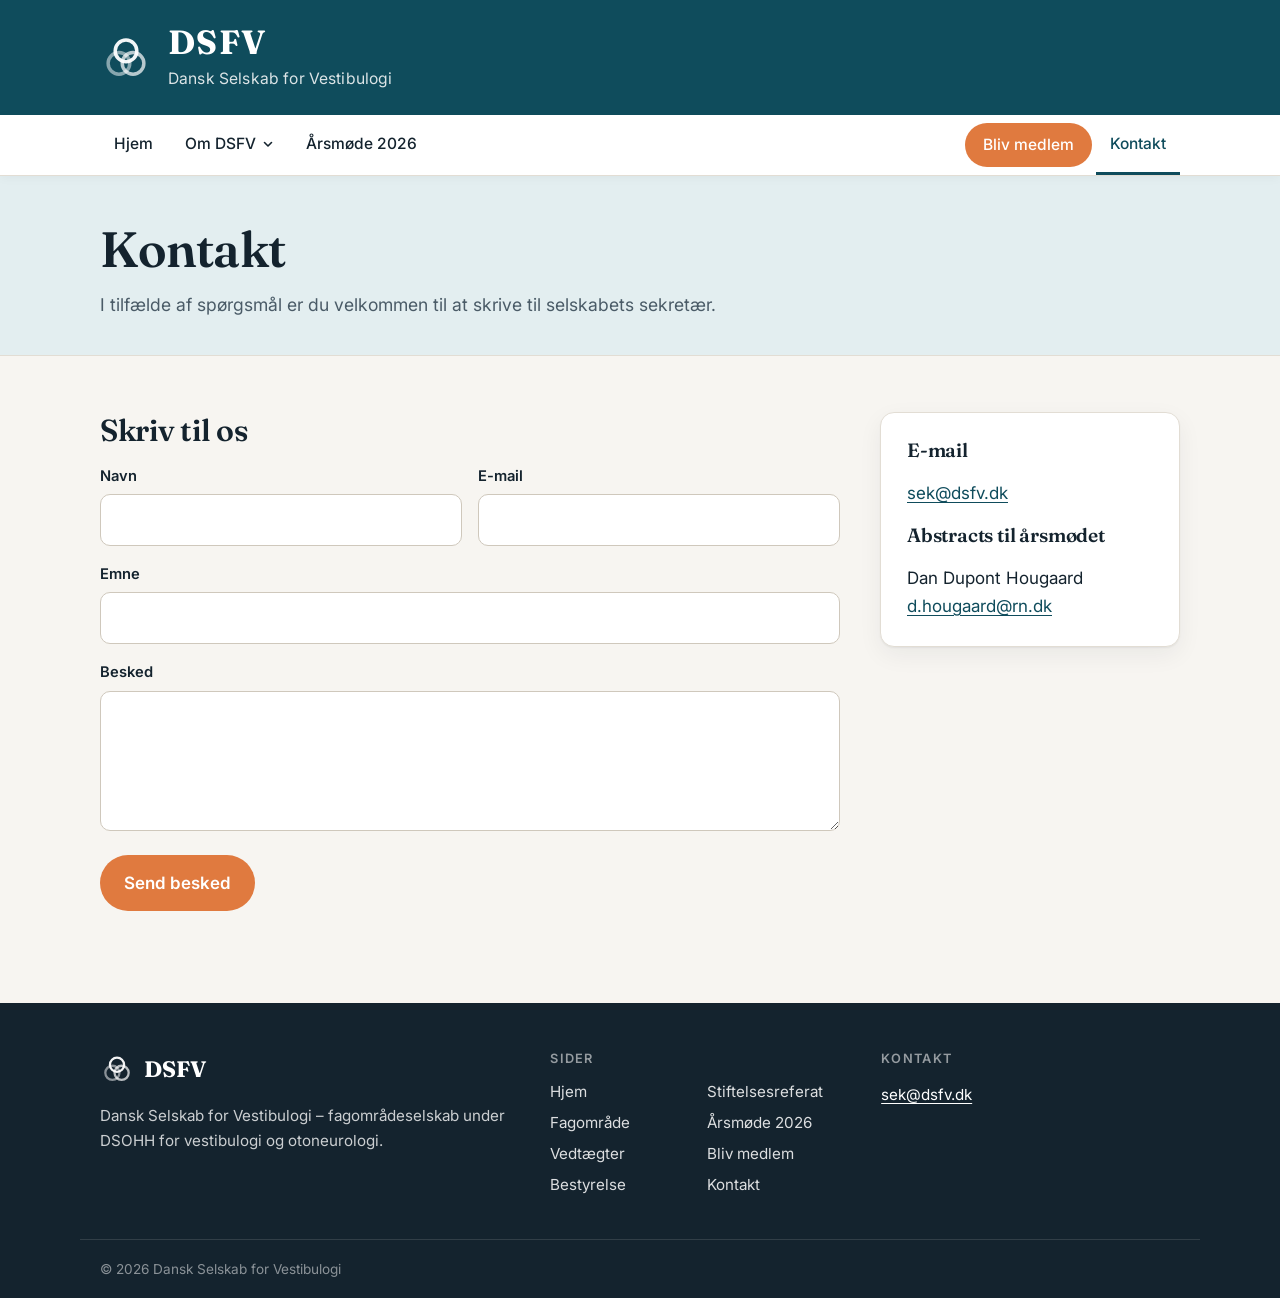
<file: kontakt.html>
<!doctype html>
<html lang="da">
<head>
  <meta charset="utf-8">
  <meta name="viewport" content="width=device-width, initial-scale=1">
  <meta name="robots" content="noindex">
  <title>Kontakt · DSFV</title>
  <meta name="description" content="Kontakt Dansk Selskab for Vestibulogi.">
  <link rel="icon" href="assets/img/favicon.svg" type="image/svg+xml">
  <link rel="preconnect" href="https://fonts.googleapis.com">
  <link rel="preconnect" href="https://fonts.gstatic.com" crossorigin>
  <link href="https://fonts.googleapis.com/css2?family=Fraunces:opsz,wght@9..144,600;9..144,700&family=Inter:wght@400;500;600&display=swap" rel="stylesheet">
  <link rel="stylesheet" href="assets/css/style.css">
  <script src="assets/js/site.js" defer></script>
</head>
<body>
  <div id="site-header"></div>

  <main id="indhold">
    <section class="page-head">
      <div class="container">
        <h1>Kontakt</h1>
        <p class="lead">I tilfælde af spørgsmål er du velkommen til at skrive til selskabets sekretær.</p>
      </div>
    </section>

    <section class="section">
      <div class="container layout-aside">
        <div>
          <h2 style="margin-top:0">Skriv til os</h2>
          <form class="form" data-mailto data-subject="Henvendelse via dsfv.dk">
            <div class="row">
              <div><label for="k-navn">Navn</label><input id="k-navn" name="navn" required autocomplete="name"></div>
              <div><label for="k-mail">E-mail</label><input id="k-mail" name="email" type="email" required autocomplete="email"></div>
            </div>
            <div><label for="k-emne">Emne</label><input id="k-emne" name="emne"></div>
            <div><label for="k-besked">Besked</label><textarea id="k-besked" name="besked" required></textarea></div>
            <div><button class="btn btn-primary" type="submit">Send besked</button></div>
            <p class="form-note" aria-live="polite"></p>
          </form>
        </div>
        <aside class="card">
          <h3 style="margin-top:0">E-mail</h3>
          <p><a href="mailto:sek@dsfv.dk">sek@dsfv.dk</a></p>
          <h3>Abstracts til årsmødet</h3>
          <p style="margin-bottom:0">Dan Dupont Hougaard<br><a href="mailto:d.hougaard@rn.dk">d.hougaard@rn.dk</a></p>
        </aside>
      </div>
    </section>

  </main>

  <div id="site-footer"></div>
</body>
</html>
</file>
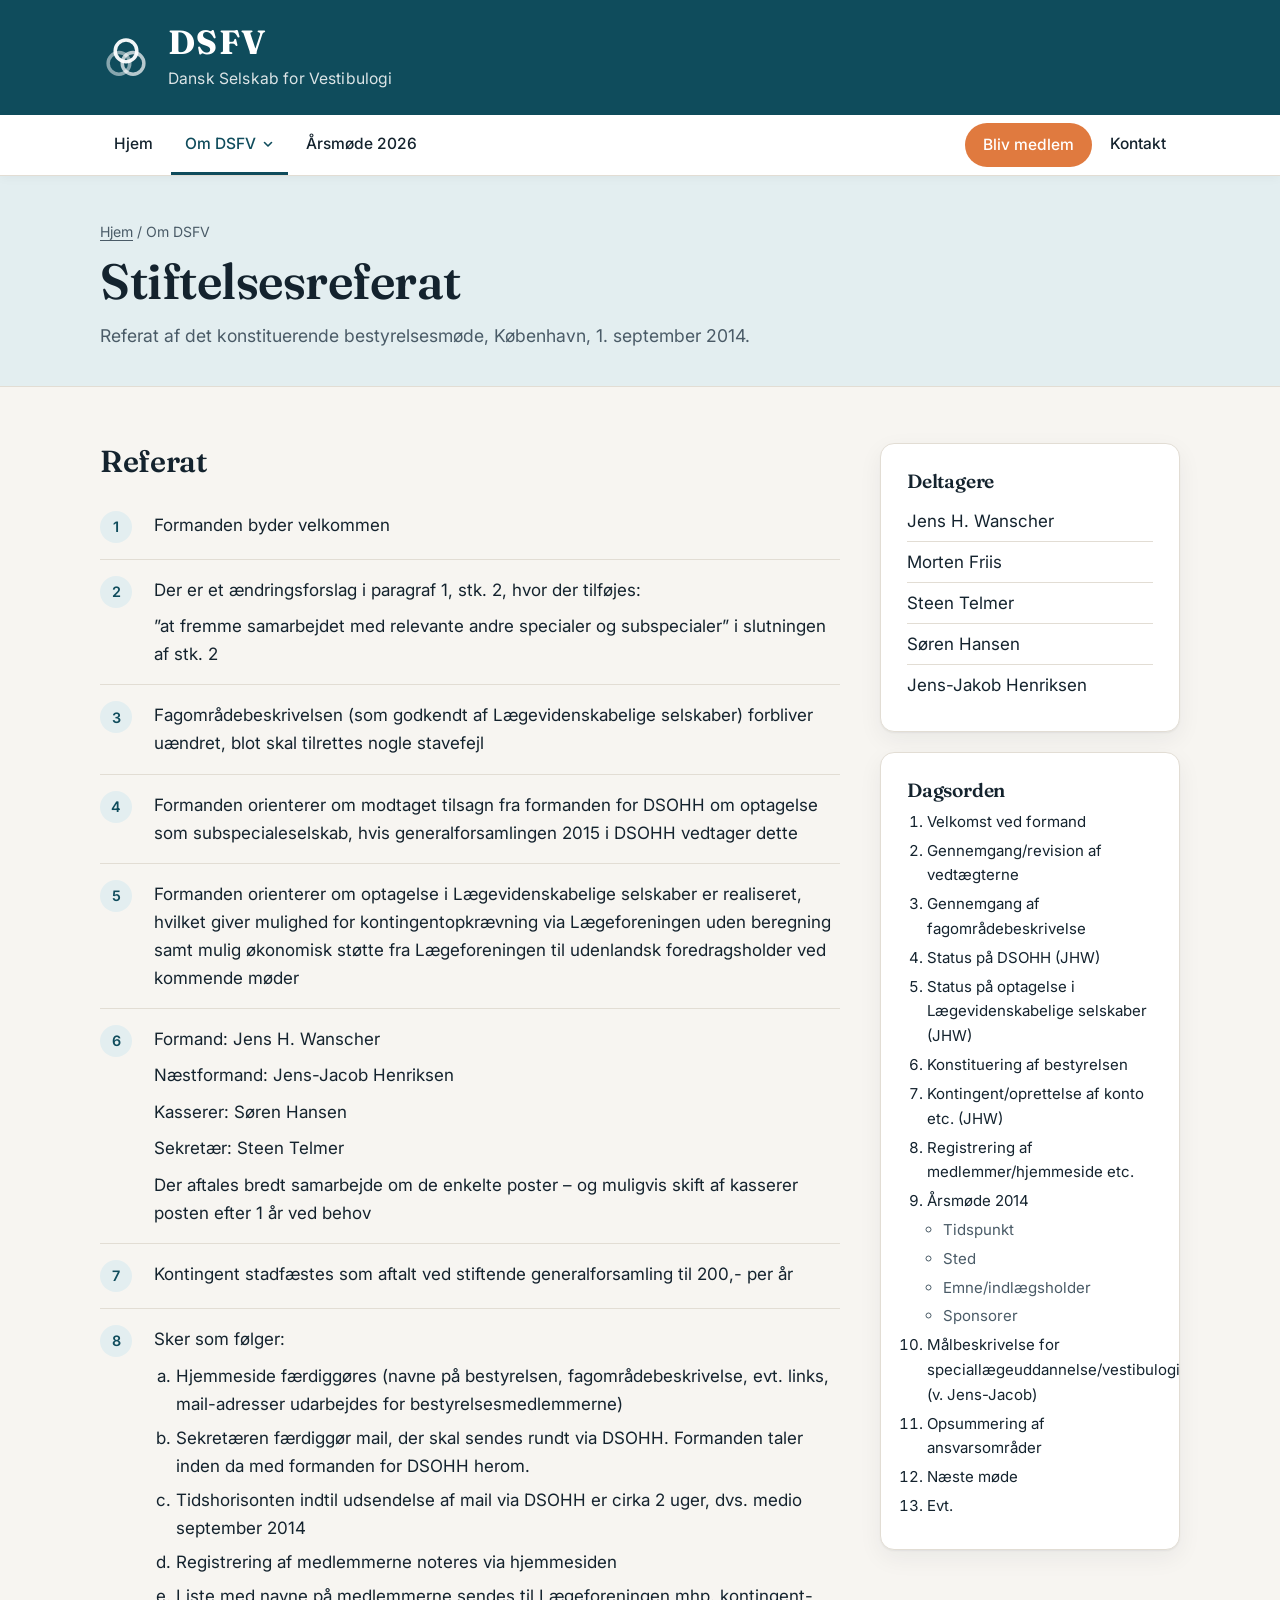
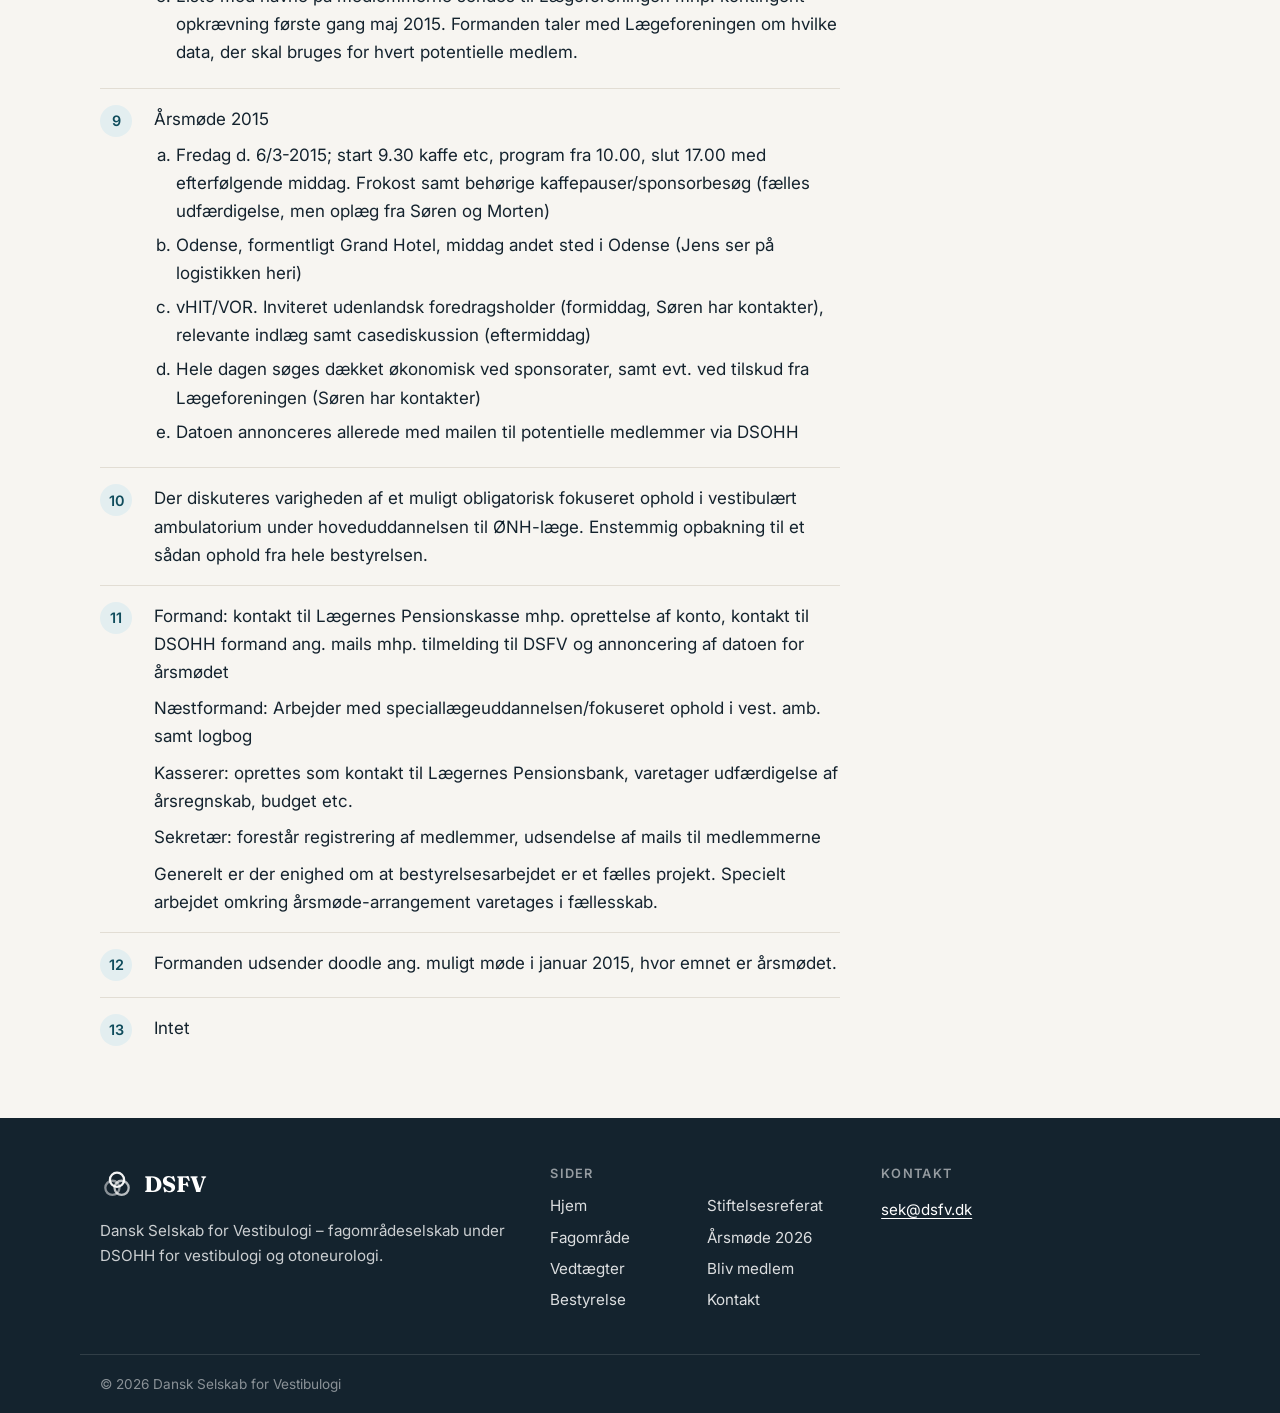
<file: stiftelsesreferat.html>
<!doctype html>
<html lang="da">
<head>
  <meta charset="utf-8">
  <meta name="viewport" content="width=device-width, initial-scale=1">
  <meta name="robots" content="noindex">
  <title>Stiftelsesreferat · DSFV</title>
  <meta name="description" content="Referat af det konstituerende bestyrelsesmøde i Dansk Selskab for Vestibulogi, 2014.">
  <link rel="icon" href="assets/img/favicon.svg" type="image/svg+xml">
  <link rel="preconnect" href="https://fonts.googleapis.com">
  <link rel="preconnect" href="https://fonts.gstatic.com" crossorigin>
  <link href="https://fonts.googleapis.com/css2?family=Fraunces:opsz,wght@9..144,600;9..144,700&family=Inter:wght@400;500;600&display=swap" rel="stylesheet">
  <link rel="stylesheet" href="assets/css/style.css">
  <script src="assets/js/site.js" defer></script>
</head>
<body>
  <div id="site-header"></div>

  <main id="indhold">
    <section class="page-head">
      <div class="container">
        <div class="crumbs"><a href="index.html">Hjem</a> / Om DSFV</div>
        <h1>Stiftelsesreferat</h1>
        <p class="lead">Referat af det konstituerende bestyrelsesmøde, København, 1. september 2014.</p>
      </div>
    </section>

    <section class="section">
      <div class="container layout-aside">
        <div class="prose">
          <h2 style="margin-top:0">Referat</h2>
          <div class="minute"><span class="minute-no">1</span><div><p>Formanden byder velkommen</p></div></div>
          <div class="minute"><span class="minute-no">2</span><div><p>Der er et ændringsforslag i paragraf 1, stk. 2, hvor der tilføjes:</p><p>”at fremme samarbejdet med relevante andre specialer og subspecialer” i slutningen af stk. 2</p></div></div>
          <div class="minute"><span class="minute-no">3</span><div><p>Fagområdebeskrivelsen (som godkendt af Lægevidenskabelige selskaber) forbliver uændret, blot skal tilrettes nogle stavefejl</p></div></div>
          <div class="minute"><span class="minute-no">4</span><div><p>Formanden orienterer om modtaget tilsagn fra formanden for DSOHH om optagelse som subspecialeselskab, hvis generalforsamlingen 2015 i DSOHH vedtager dette</p></div></div>
          <div class="minute"><span class="minute-no">5</span><div><p>Formanden orienterer om optagelse i Lægevidenskabelige selskaber er realiseret, hvilket giver mulighed for kontingentopkrævning via Lægeforeningen uden beregning samt mulig økonomisk støtte fra Lægeforeningen til udenlandsk foredragsholder ved kommende møder</p></div></div>
          <div class="minute"><span class="minute-no">6</span><div><p>Formand: Jens H. Wanscher</p><p>Næstformand: Jens-Jacob Henriksen</p><p>Kasserer: Søren Hansen</p><p>Sekretær: Steen Telmer</p><p>Der aftales bredt samarbejde om de enkelte poster – og muligvis skift af kasserer posten efter 1 år ved behov</p></div></div>
          <div class="minute"><span class="minute-no">7</span><div><p>Kontingent stadfæstes som aftalt ved stiftende generalforsamling til 200,- per år</p></div></div>
          <div class="minute"><span class="minute-no">8</span><div><p>Sker som følger:</p><ol type='a'><li>Hjemmeside færdiggøres (navne på bestyrelsen, fagområdebeskrivelse, evt. links, mail-adresser udarbejdes for bestyrelsesmedlemmerne)</li><li>Sekretæren færdiggør mail, der skal sendes rundt via DSOHH. Formanden taler inden da med formanden for DSOHH herom.</li><li>Tidshorisonten indtil udsendelse af mail via DSOHH er cirka 2 uger, dvs. medio september 2014</li><li>Registrering af medlemmerne noteres via hjemmesiden</li><li>Liste med navne på medlemmerne sendes til Lægeforeningen mhp. kontingent-opkrævning første gang maj 2015. Formanden taler med Lægeforeningen om hvilke data, der skal bruges for hvert potentielle medlem.</li></ol></div></div>
          <div class="minute"><span class="minute-no">9</span><div><p>Årsmøde 2015</p><ol type='a'><li>Fredag d. 6/3-2015; start 9.30 kaffe etc, program fra 10.00, slut 17.00 med efterfølgende middag. Frokost samt behørige kaffepauser/sponsorbesøg (fælles udfærdigelse, men oplæg fra Søren og Morten)</li><li>Odense, formentligt Grand Hotel, middag andet sted i Odense (Jens ser på logistikken heri)</li><li>vHIT/VOR. Inviteret udenlandsk foredragsholder (formiddag, Søren har kontakter), relevante indlæg samt casediskussion (eftermiddag)</li><li>Hele dagen søges dækket økonomisk ved sponsorater, samt evt. ved tilskud fra Lægeforeningen (Søren har kontakter)</li><li>Datoen annonceres allerede med mailen til potentielle medlemmer via DSOHH</li></ol></div></div>
          <div class="minute"><span class="minute-no">10</span><div><p>Der diskuteres varigheden af et muligt obligatorisk fokuseret ophold i vestibulært ambulatorium under hoveduddannelsen til ØNH-læge. Enstemmig opbakning til et sådan ophold fra hele bestyrelsen.</p></div></div>
          <div class="minute"><span class="minute-no">11</span><div><p>Formand: kontakt til Lægernes Pensionskasse mhp. oprettelse af konto, kontakt til DSOHH formand ang. mails mhp. tilmelding til DSFV og annoncering af datoen for årsmødet</p><p>Næstformand: Arbejder med speciallægeuddannelsen/fokuseret ophold i vest. amb. samt logbog</p><p>Kasserer: oprettes som kontakt til Lægernes Pensionsbank, varetager udfærdigelse af årsregnskab, budget etc.</p><p>Sekretær: forestår registrering af medlemmer, udsendelse af mails til medlemmerne</p><p>Generelt er der enighed om at bestyrelsesarbejdet er et fælles projekt. Specielt arbejdet omkring årsmøde-arrangement varetages i fællesskab.</p></div></div>
          <div class="minute"><span class="minute-no">12</span><div><p>Formanden udsender doodle ang. muligt møde i januar 2015, hvor emnet er årsmødet.</p></div></div>
          <div class="minute"><span class="minute-no">13</span><div><p>Intet</p></div></div>
        </div>
        <aside>
          <div class="card">
            <h3 style="margin-top:0">Deltagere</h3>
            <ul class="plain-list">
              <li>Jens H. Wanscher</li><li>Morten Friis</li><li>Steen Telmer</li><li>Søren Hansen</li><li>Jens-Jakob Henriksen</li>
            </ul>
          </div>
          <div class="card" style="margin-top:20px">
            <h3 style="margin-top:0">Dagsorden</h3>
            <ol class="agenda">
            <li>Velkomst ved formand</li>
            <li>Gennemgang/revision af vedtægterne</li>
            <li>Gennemgang af fagområdebeskrivelse</li>
            <li>Status på DSOHH (JHW)</li>
            <li>Status på optagelse i Lægevidenskabelige selskaber (JHW)</li>
            <li>Konstituering af bestyrelsen</li>
            <li>Kontingent/oprettelse af konto etc. (JHW)</li>
            <li>Registrering af medlemmer/hjemmeside etc.</li>
            <li>Årsmøde 2014<ul><li>Tidspunkt</li><li>Sted</li><li>Emne/indlægsholder</li><li>Sponsorer</li></ul></li>
            <li>Målbeskrivelse for speciallægeuddannelse/vestibulogi (v. Jens-Jacob)</li>
            <li>Opsummering af ansvarsområder</li>
            <li>Næste møde</li>
            <li>Evt.</li>
            </ol>
          </div>
        </aside>
      </div>
    </section>

  </main>

  <div id="site-footer"></div>
</body>
</html>
</file>
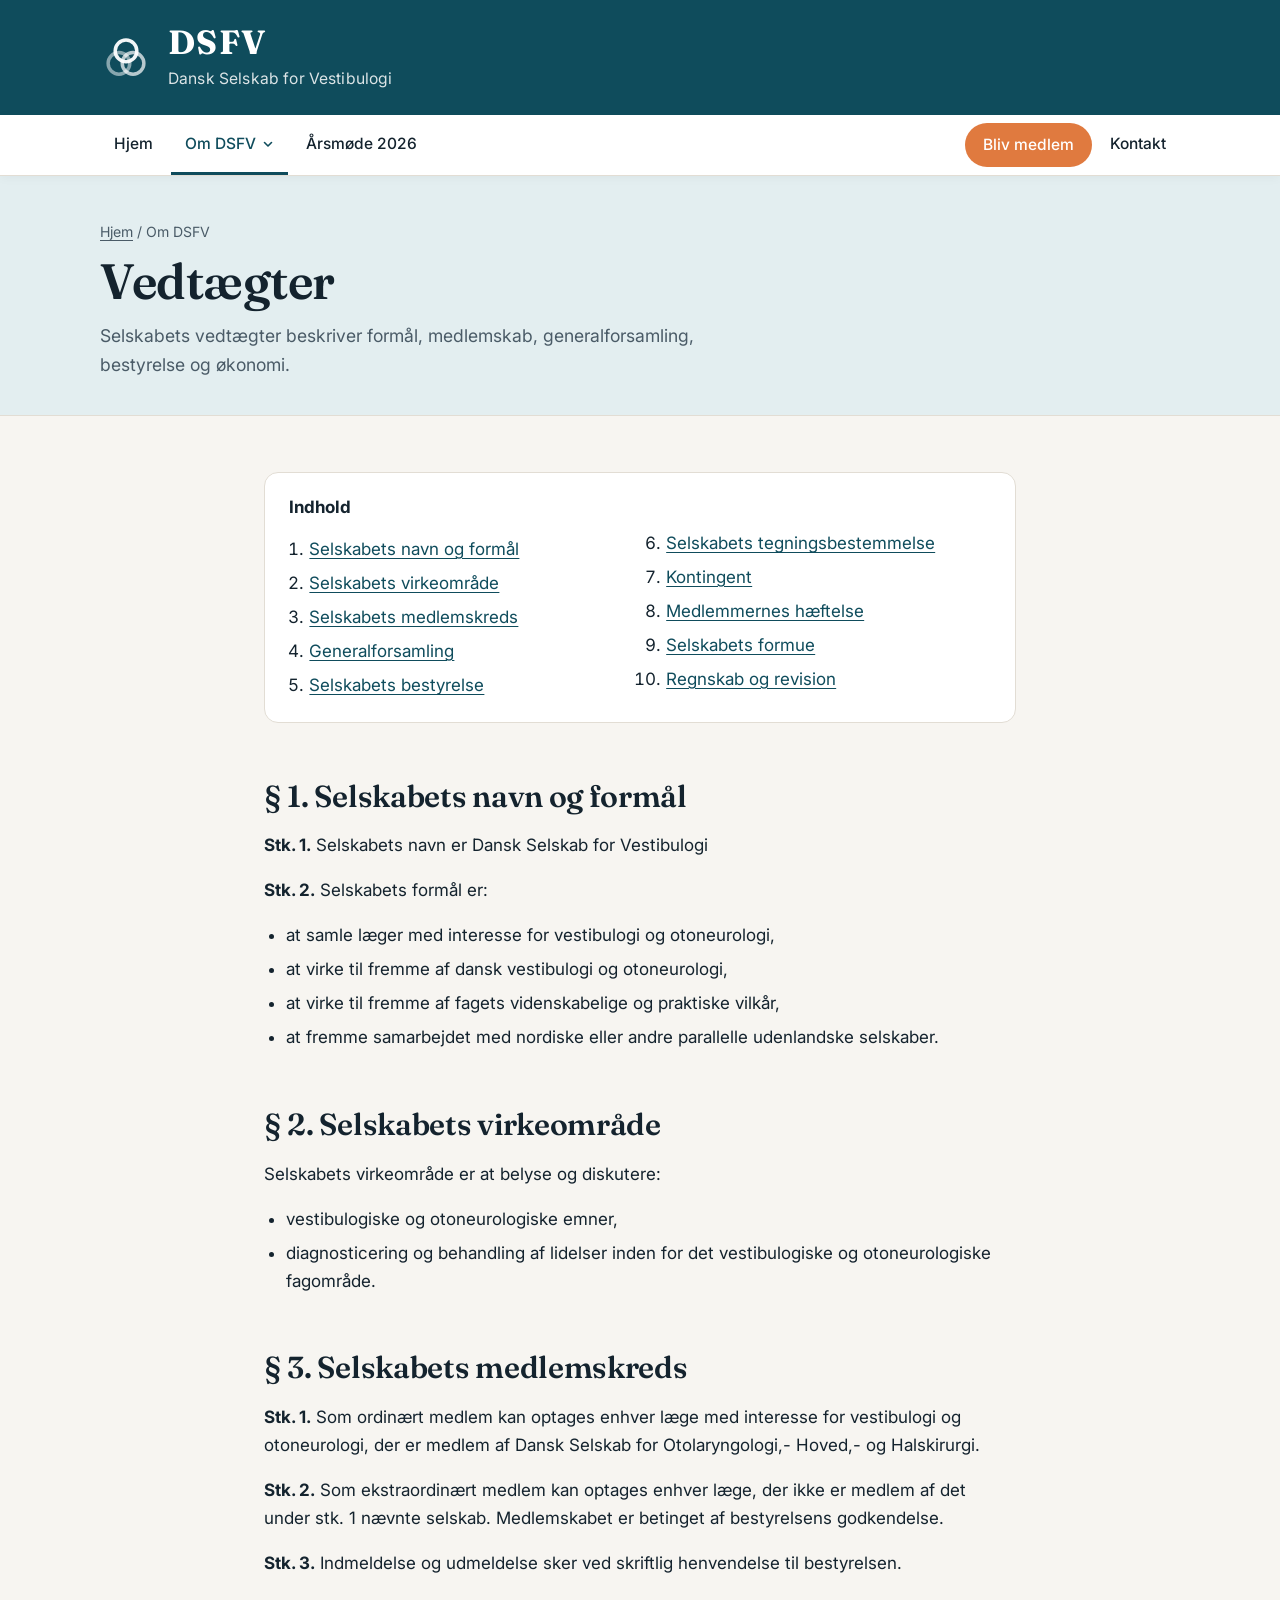
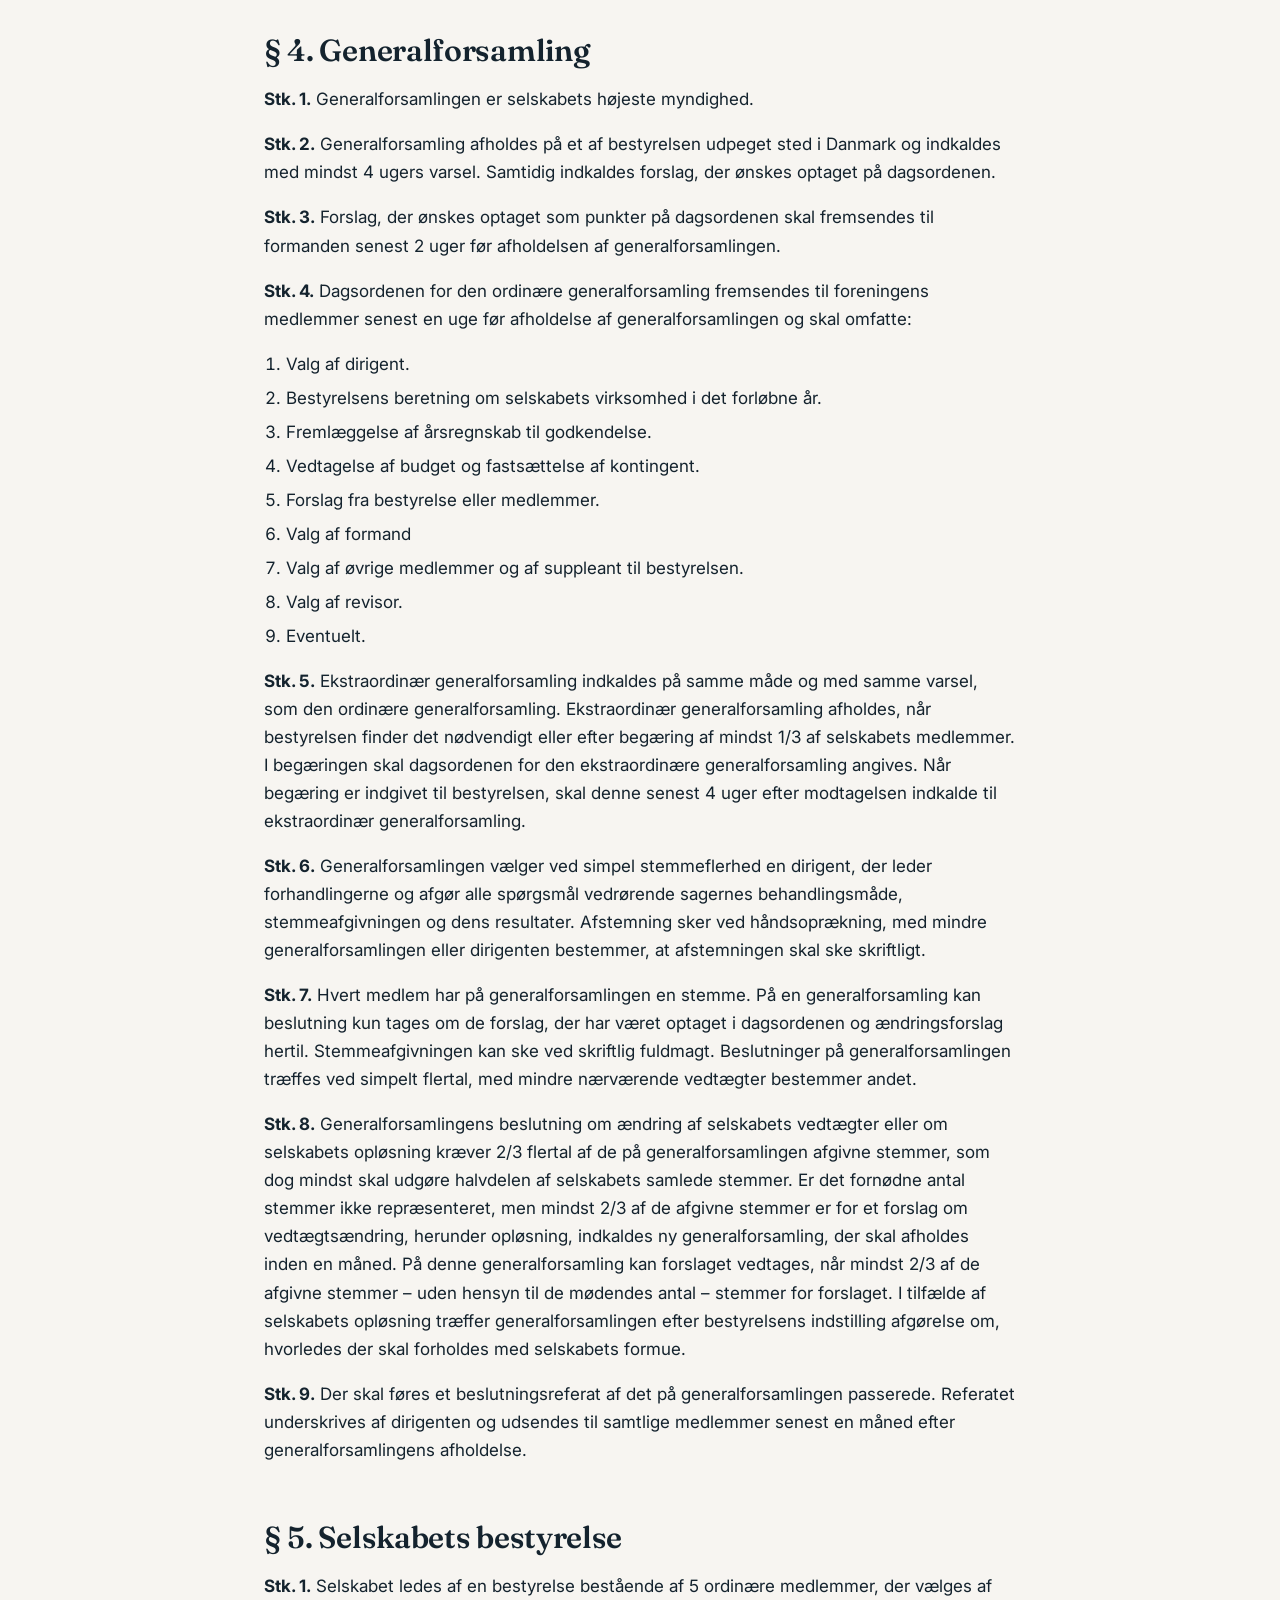
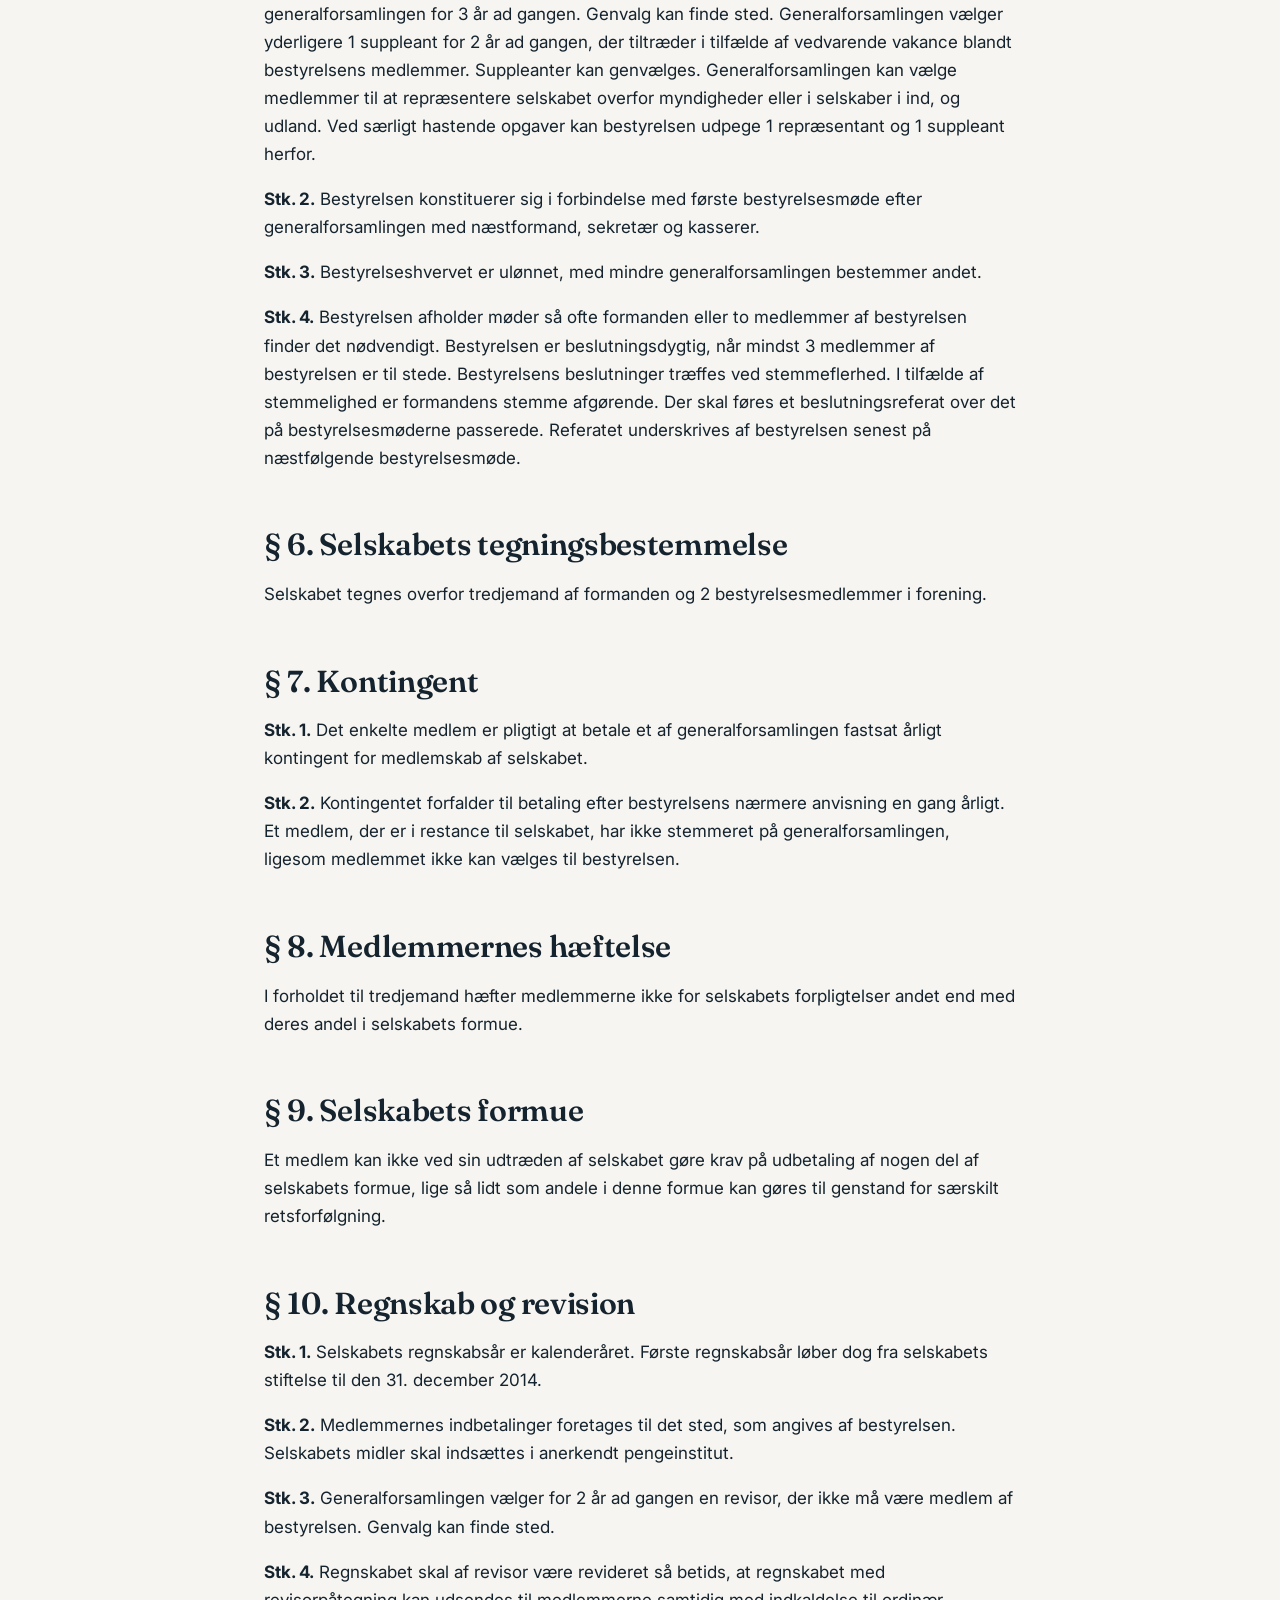
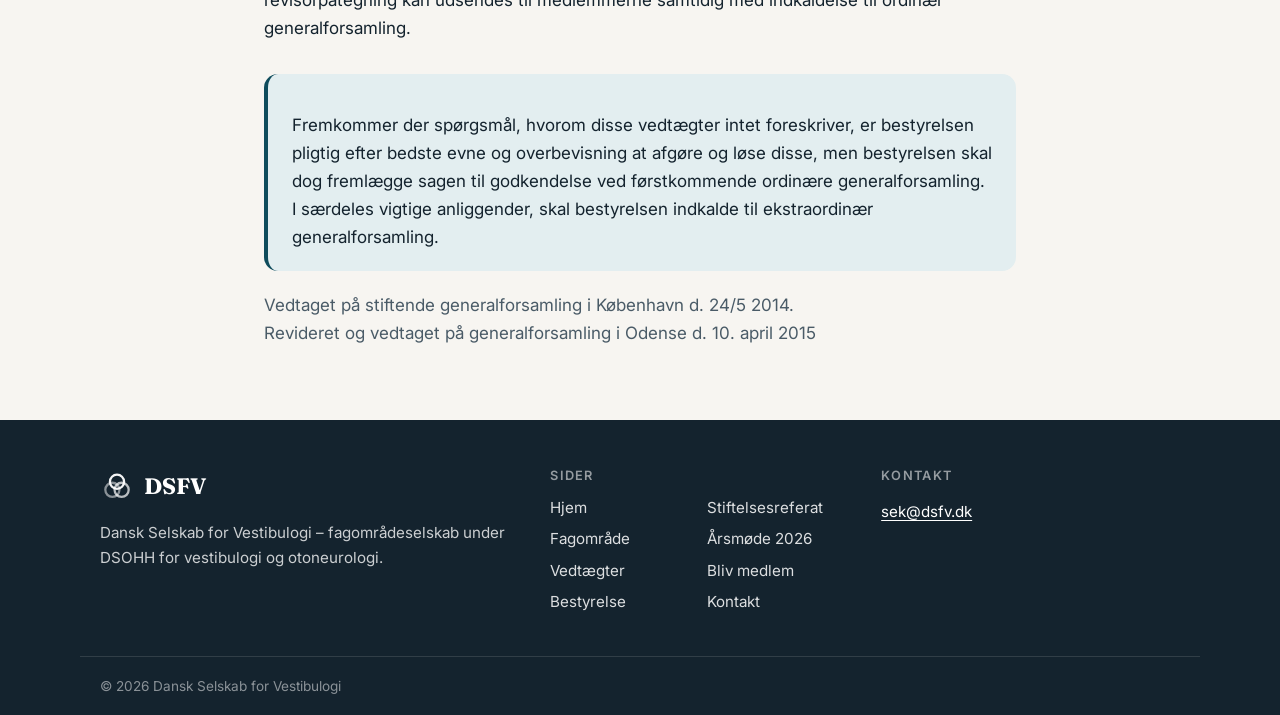
<file: vedtaegter.html>
<!doctype html>
<html lang="da">
<head>
  <meta charset="utf-8">
  <meta name="viewport" content="width=device-width, initial-scale=1">
  <meta name="robots" content="noindex">
  <title>Vedtægter · DSFV</title>
  <meta name="description" content="Vedtægter for Dansk Selskab for Vestibulogi.">
  <link rel="icon" href="assets/img/favicon.svg" type="image/svg+xml">
  <link rel="preconnect" href="https://fonts.googleapis.com">
  <link rel="preconnect" href="https://fonts.gstatic.com" crossorigin>
  <link href="https://fonts.googleapis.com/css2?family=Fraunces:opsz,wght@9..144,600;9..144,700&family=Inter:wght@400;500;600&display=swap" rel="stylesheet">
  <link rel="stylesheet" href="assets/css/style.css">
  <script src="assets/js/site.js" defer></script>
</head>
<body>
  <div id="site-header"></div>

  <main id="indhold">
    <section class="page-head">
      <div class="container">
        <div class="crumbs"><a href="index.html">Hjem</a> / Om DSFV</div>
        <h1>Vedtægter</h1>
        <p class="lead">Selskabets vedtægter beskriver formål, medlemskab, generalforsamling, bestyrelse og økonomi.</p>
      </div>
    </section>

    <section class="section">
      <div class="container prose">
        <nav class="toc" aria-label="Indhold">
          <strong>Indhold</strong>
          <ol>
            <li><a href="#p1">Selskabets navn og formål</a></li>
            <li><a href="#p2">Selskabets virkeområde</a></li>
            <li><a href="#p3">Selskabets medlemskreds</a></li>
            <li><a href="#p4">Generalforsamling</a></li>
            <li><a href="#p5">Selskabets bestyrelse</a></li>
            <li><a href="#p6">Selskabets tegningsbestemmelse</a></li>
            <li><a href="#p7">Kontingent</a></li>
            <li><a href="#p8">Medlemmernes hæftelse</a></li>
            <li><a href="#p9">Selskabets formue</a></li>
            <li><a href="#p10">Regnskab og revision</a></li>
          </ol>
        </nav>
        <section class="paragraf" id="p1">
          <h2>§ 1. Selskabets navn og formål</h2>
          <p><strong>Stk. 1.</strong> Selskabets navn er Dansk Selskab for Vestibulogi</p>
          <p><strong>Stk. 2.</strong> Selskabets formål er:</p>
          <ul><li>at samle læger med interesse for vestibulogi og otoneurologi,</li><li>at virke til fremme af dansk vestibulogi og otoneurologi,</li><li>at virke til fremme af fagets videnskabelige og praktiske vilkår,</li><li>at fremme samarbejdet med nordiske eller andre parallelle udenlandske selskaber.</li></ul>
        </section>
        <section class="paragraf" id="p2">
          <h2>§ 2. Selskabets virkeområde</h2>
          <p>Selskabets virkeområde er at belyse og diskutere:</p>
          <ul><li>vestibulogiske og otoneurologiske emner,</li><li>diagnosticering og behandling af lidelser inden for det vestibulogiske og otoneurologiske fagområde.</li></ul>
        </section>
        <section class="paragraf" id="p3">
          <h2>§ 3. Selskabets medlemskreds</h2>
          <p><strong>Stk. 1.</strong> Som ordinært medlem kan optages enhver læge med interesse for vestibulogi og otoneurologi, der er medlem af Dansk Selskab for Otolaryngologi,- Hoved,- og Halskirurgi.</p>
          <p><strong>Stk. 2.</strong> Som ekstraordinært medlem kan optages enhver læge, der ikke er medlem af det under stk. 1 nævnte selskab. Medlemskabet er betinget af bestyrelsens godkendelse.</p>
          <p><strong>Stk. 3.</strong> Indmeldelse og udmeldelse sker ved skriftlig henvendelse til bestyrelsen.</p>
        </section>
        <section class="paragraf" id="p4">
          <h2>§ 4. Generalforsamling</h2>
          <p><strong>Stk. 1.</strong> Generalforsamlingen er selskabets højeste myndighed.</p>
          <p><strong>Stk. 2.</strong> Generalforsamling afholdes på et af bestyrelsen udpeget sted i Danmark og indkaldes med mindst 4 ugers varsel. Samtidig indkaldes forslag, der ønskes optaget på dagsordenen.</p>
          <p><strong>Stk. 3.</strong> Forslag, der ønskes optaget som punkter på dagsordenen skal fremsendes til formanden senest 2 uger før afholdelsen af generalforsamlingen.</p>
          <p><strong>Stk. 4.</strong> Dagsordenen for den ordinære generalforsamling fremsendes til foreningens medlemmer senest en uge før afholdelse af generalforsamlingen og skal omfatte:</p>
          <ol><li>Valg af dirigent.</li><li>Bestyrelsens beretning om selskabets virksomhed i det forløbne år.</li><li>Fremlæggelse af årsregnskab til godkendelse.</li><li>Vedtagelse af budget og fastsættelse af kontingent.</li><li>Forslag fra bestyrelse eller medlemmer.</li><li>Valg af formand</li><li>Valg af øvrige medlemmer og af suppleant til bestyrelsen.</li><li>Valg af revisor.</li><li>Eventuelt.</li></ol>
          <p><strong>Stk. 5.</strong> Ekstraordinær generalforsamling indkaldes på samme måde og med samme varsel, som den ordinære generalforsamling. Ekstraordinær generalforsamling afholdes, når bestyrelsen finder det nødvendigt eller efter begæring af mindst 1/3 af selskabets medlemmer. I begæringen skal dagsordenen for den ekstraordinære generalforsamling angives. Når begæring er indgivet til bestyrelsen, skal denne senest 4 uger efter modtagelsen indkalde til ekstraordinær generalforsamling.</p>
          <p><strong>Stk. 6.</strong> Generalforsamlingen vælger ved simpel stemmeflerhed en dirigent, der leder forhandlingerne og afgør alle spørgsmål vedrørende sagernes behandlingsmåde, stemmeafgivningen og dens resultater. Afstemning sker ved håndsoprækning, med mindre generalforsamlingen eller dirigenten bestemmer, at afstemningen skal ske skriftligt.</p>
          <p><strong>Stk. 7.</strong> Hvert medlem har på generalforsamlingen en stemme. På en generalforsamling kan beslutning kun tages om de forslag, der har været optaget i dagsordenen og ændringsforslag hertil. Stemmeafgivningen kan ske ved skriftlig fuldmagt. Beslutninger på generalforsamlingen træffes ved simpelt flertal, med mindre nærværende vedtægter bestemmer andet.</p>
          <p><strong>Stk. 8.</strong> Generalforsamlingens beslutning om ændring af selskabets vedtægter eller om selskabets opløsning kræver 2/3 flertal af de på generalforsamlingen afgivne stemmer, som dog mindst skal udgøre halvdelen af selskabets samlede stemmer. Er det fornødne antal stemmer ikke repræsenteret, men mindst 2/3 af de afgivne stemmer er for et forslag om vedtægtsændring, herunder opløsning, indkaldes ny generalforsamling, der skal afholdes inden en måned. På denne generalforsamling kan forslaget vedtages, når mindst 2/3 af de afgivne stemmer – uden hensyn til de mødendes antal – stemmer for forslaget. I tilfælde af selskabets opløsning træffer generalforsamlingen efter bestyrelsens indstilling afgørelse om, hvorledes der skal forholdes med selskabets formue.</p>
          <p><strong>Stk. 9.</strong> Der skal føres et beslutningsreferat af det på generalforsamlingen passerede. Referatet underskrives af dirigenten og udsendes til samtlige medlemmer senest en måned efter generalforsamlingens afholdelse.</p>
        </section>
        <section class="paragraf" id="p5">
          <h2>§ 5. Selskabets bestyrelse</h2>
          <p><strong>Stk. 1.</strong> Selskabet ledes af en bestyrelse bestående af 5 ordinære medlemmer, der vælges af generalforsamlingen for 3 år ad gangen. Genvalg kan finde sted. Generalforsamlingen vælger yderligere 1 suppleant for 2 år ad gangen, der tiltræder i tilfælde af vedvarende vakance blandt bestyrelsens medlemmer. Suppleanter kan genvælges. Generalforsamlingen kan vælge medlemmer til at repræsentere selskabet overfor myndigheder eller i selskaber i ind, og udland. Ved særligt hastende opgaver kan bestyrelsen udpege 1 repræsentant og 1 suppleant herfor.</p>
          <p><strong>Stk. 2.</strong> Bestyrelsen konstituerer sig i forbindelse med første bestyrelsesmøde efter generalforsamlingen med næstformand, sekretær og kasserer.</p>
          <p><strong>Stk. 3.</strong> Bestyrelseshvervet er ulønnet, med mindre generalforsamlingen bestemmer andet.</p>
          <p><strong>Stk. 4.</strong> Bestyrelsen afholder møder så ofte formanden eller to medlemmer af bestyrelsen finder det nødvendigt. Bestyrelsen er beslutningsdygtig, når mindst 3 medlemmer af bestyrelsen er til stede. Bestyrelsens beslutninger træffes ved stemmeflerhed. I tilfælde af stemmelighed er formandens stemme afgørende. Der skal føres et beslutningsreferat over det på bestyrelsesmøderne passerede. Referatet underskrives af bestyrelsen senest på næstfølgende bestyrelsesmøde.</p>
        </section>
        <section class="paragraf" id="p6">
          <h2>§ 6. Selskabets tegningsbestemmelse</h2>
          <p>Selskabet tegnes overfor tredjemand af formanden og 2 bestyrelsesmedlemmer i forening.</p>
        </section>
        <section class="paragraf" id="p7">
          <h2>§ 7. Kontingent</h2>
          <p><strong>Stk. 1.</strong> Det enkelte medlem er pligtigt at betale et af generalforsamlingen fastsat årligt kontingent for medlemskab af selskabet.</p>
          <p><strong>Stk. 2.</strong> Kontingentet forfalder til betaling efter bestyrelsens nærmere anvisning en gang årligt. Et medlem, der er i restance til selskabet, har ikke stemmeret på generalforsamlingen, ligesom medlemmet ikke kan vælges til bestyrelsen.</p>
        </section>
        <section class="paragraf" id="p8">
          <h2>§ 8. Medlemmernes hæftelse</h2>
          <p>I forholdet til tredjemand hæfter medlemmerne ikke for selskabets forpligtelser andet end med deres andel i selskabets formue.</p>
        </section>
        <section class="paragraf" id="p9">
          <h2>§ 9. Selskabets formue</h2>
          <p>Et medlem kan ikke ved sin udtræden af selskabet gøre krav på udbetaling af nogen del af selskabets formue, lige så lidt som andele i denne formue kan gøres til genstand for særskilt retsforfølgning.</p>
        </section>
        <section class="paragraf" id="p10">
          <h2>§ 10. Regnskab og revision</h2>
          <p><strong>Stk. 1.</strong> Selskabets regnskabsår er kalenderåret. Første regnskabsår løber dog fra selskabets stiftelse til den 31. december 2014.</p>
          <p><strong>Stk. 2.</strong> Medlemmernes indbetalinger foretages til det sted, som angives af bestyrelsen. Selskabets midler skal indsættes i anerkendt pengeinstitut.</p>
          <p><strong>Stk. 3.</strong> Generalforsamlingen vælger for 2 år ad gangen en revisor, der ikke må være medlem af bestyrelsen. Genvalg kan finde sted.</p>
          <p><strong>Stk. 4.</strong> Regnskabet skal af revisor være revideret så betids, at regnskabet med revisorpåtegning kan udsendes til medlemmerne samtidig med indkaldelse til ordinær generalforsamling.</p>
        </section>
        <div class="callout" style="margin-top:32px">
          <p>Fremkommer der spørgsmål, hvorom disse vedtægter intet foreskriver, er bestyrelsen pligtig efter bedste evne og overbevisning at afgøre og løse disse, men bestyrelsen skal dog fremlægge sagen til godkendelse ved førstkommende ordinære generalforsamling. I særdeles vigtige anliggender, skal bestyrelsen indkalde til ekstraordinær generalforsamling.</p>
        </div>
        <p class="muted" style="margin-top:20px">Vedtaget på stiftende generalforsamling i København d. 24/5 2014.<br>Revideret og vedtaget på generalforsamling i Odense d. 10. april 2015</p>
      </div>
    </section>

  </main>

  <div id="site-footer"></div>
</body>
</html>
</file>
<file: assets/css/style.css>
/* =====================================================================
   DSFV – stylesheet
   Farver og skrifttyper samles som variabler herunder, så hele
   sidens udtryk kan justeres ét sted.
   ===================================================================== */

:root {
  --ink: #14232e;
  --ink-soft: #4a5b67;
  --bg: #f7f5f1;
  --surface: #ffffff;
  --line: #e2ddd4;
  --brand: #0f4c5c;        /* dyb petrol */
  --brand-deep: #0a3540;
  --brand-tint: #e3eef0;
  --accent: #e07a3f;       /* varm orange til call-to-action */
  --accent-deep: #c4622a;

  --radius: 14px;
  --shadow: 0 1px 2px rgba(20, 35, 46, .06), 0 8px 24px rgba(20, 35, 46, .06);
  --max: 1120px;

  --font-body: "Inter", system-ui, -apple-system, "Segoe UI", Roboto, sans-serif;
  --font-head: "Fraunces", Georgia, "Times New Roman", serif;
}

*,
*::before,
*::after { box-sizing: border-box; }

html { scroll-behavior: smooth; }

body {
  margin: 0;
  font-family: var(--font-body);
  font-size: 17px;
  line-height: 1.65;
  color: var(--ink);
  background: var(--bg);
  -webkit-font-smoothing: antialiased;
}

img { max-width: 100%; display: block; }

a { color: var(--brand); text-underline-offset: 3px; }
a:hover { color: var(--brand-deep); }

h1, h2, h3 {
  font-family: var(--font-head);
  font-weight: 600;
  line-height: 1.2;
  letter-spacing: -0.01em;
  color: var(--ink);
}
h1 { font-size: clamp(2rem, 4.5vw, 3.1rem); margin: 0 0 .5em; }
h2 { font-size: clamp(1.45rem, 2.6vw, 1.9rem); margin: 1.8em 0 .5em; }
h3 { font-size: 1.2rem; margin: 1.4em 0 .4em; }

.container {
  width: 100%;
  max-width: var(--max);
  margin: 0 auto;
  padding: 0 20px;
}

.skip-link {
  position: absolute;
  left: -9999px;
  top: 8px;
  background: var(--ink);
  color: #fff;
  padding: 8px 14px;
  border-radius: 8px;
  z-index: 100;
}
.skip-link:focus { left: 8px; }

/* ---------- Header ---------- */
.site-header {
  background: var(--brand);
  color: #fff;
  padding: 26px 0 22px;
}
.brand {
  display: inline-flex;
  align-items: center;
  gap: 16px;
  color: #fff;
  text-decoration: none;
}
.brand:hover { color: #fff; }
.brand svg { width: 52px; height: 52px; flex: none; }
.brand-title {
  display: block;
  font-family: var(--font-head);
  font-size: 2.1rem;
  font-weight: 700;
  letter-spacing: .04em;
  line-height: 1;
}
.brand-sub {
  display: block;
  margin-top: 6px;
  font-size: .98rem;
  opacity: .85;
  letter-spacing: .01em;
}

/* ---------- Navigation ---------- */
.site-nav {
  position: sticky;
  top: 0;
  z-index: 50;
  background: var(--surface);
  border-bottom: 1px solid var(--line);
  box-shadow: 0 2px 10px rgba(20, 35, 46, .04);
}
.nav-inner { display: flex; align-items: center; }
.nav-list {
  display: flex;
  align-items: center;
  gap: 4px;
  list-style: none;
  margin: 0;
  padding: 0;
  width: 100%;
}
.nav-list > li { position: relative; }
.nav-list > li > a,
.nav-list > li > button {
  display: inline-flex;
  align-items: center;
  gap: 6px;
  padding: 16px 14px;
  font: inherit;
  font-size: .97rem;
  font-weight: 500;
  color: var(--ink);
  background: none;
  border: 0;
  border-bottom: 3px solid transparent;
  text-decoration: none;
  cursor: pointer;
}
.nav-list > li > a:hover,
.nav-list > li > button:hover { color: var(--brand); }
.nav-list > li > a[aria-current="page"],
.nav-list > li.is-active > button {
  color: var(--brand);
  border-bottom-color: var(--brand);
}
.nav-list .chev { transition: transform .2s; }
.has-dropdown.open .chev { transform: rotate(180deg); }

.nav-list > li > a.cta {
  margin-left: auto;
  background: var(--accent);
  color: #fff;
  border-radius: 999px;
  padding: 9px 18px;
  border-bottom: 0;
}
.nav-list > li:has(> a.cta) { margin-left: auto; }
.nav-list > li > a.cta:hover { background: var(--accent-deep); color: #fff; }
.nav-list > li > a.cta[aria-current="page"] { background: var(--accent-deep); }

.dropdown {
  position: absolute;
  top: calc(100% - 2px);
  left: 0;
  min-width: 220px;
  margin: 0;
  padding: 8px;
  list-style: none;
  background: var(--surface);
  border: 1px solid var(--line);
  border-radius: 12px;
  box-shadow: var(--shadow);
  opacity: 0;
  visibility: hidden;
  transform: translateY(6px);
  transition: opacity .15s, transform .15s, visibility .15s;
}
.has-dropdown.open .dropdown {
  opacity: 1;
  visibility: visible;
  transform: none;
}
@media (hover: hover) and (min-width: 861px) {
  .has-dropdown:hover .dropdown {
    opacity: 1;
    visibility: visible;
    transform: none;
  }
  .has-dropdown:hover .chev { transform: rotate(180deg); }
}
.dropdown a {
  display: block;
  padding: 9px 12px;
  border-radius: 8px;
  color: var(--ink);
  text-decoration: none;
  font-size: .95rem;
}
.dropdown a:hover { background: var(--brand-tint); color: var(--brand-deep); }
.dropdown a[aria-current="page"] { background: var(--brand-tint); color: var(--brand); font-weight: 600; }

.menu-toggle {
  display: none;
  align-items: center;
  gap: 10px;
  padding: 14px 0;
  font: inherit;
  font-weight: 600;
  color: var(--ink);
  background: none;
  border: 0;
  cursor: pointer;
}
.burger,
.burger::before,
.burger::after {
  display: block;
  width: 20px;
  height: 2px;
  background: currentColor;
  border-radius: 2px;
  position: relative;
  transition: transform .2s;
}
.burger::before,
.burger::after { content: ""; position: absolute; left: 0; }
.burger::before { top: -6px; }
.burger::after { top: 6px; }
.menu-open .burger { background: transparent; }
.menu-open .burger::before { transform: translateY(6px) rotate(45deg); }
.menu-open .burger::after { transform: translateY(-6px) rotate(-45deg); }

/* Mobil: menuen foldes sammen bag en "Menu"-knap */
@media (max-width: 860px) {
  .nav-inner { flex-direction: column; align-items: stretch; }
  .menu-toggle { display: inline-flex; }
  .nav-list {
    display: none;
    flex-direction: column;
    align-items: stretch;
    gap: 0;
    padding-bottom: 12px;
  }
  .menu-open .nav-list { display: flex; }
  .nav-list > li > a,
  .nav-list > li > button {
    width: 100%;
    justify-content: space-between;
    padding: 12px 4px;
    border-bottom: 1px solid var(--line);
  }
  .nav-list > li > a[aria-current="page"],
  .nav-list > li.is-active > button { border-bottom-color: var(--line); }
  .nav-list > li:has(> a.cta) { margin: 12px 0 0; }
  .nav-list > li > a.cta { justify-content: center; margin: 0; }
  .dropdown {
    position: static;
    display: none;
    opacity: 1;
    visibility: visible;
    transform: none;
    box-shadow: none;
    border: 0;
    padding: 4px 0 8px 12px;
  }
  .has-dropdown.open .dropdown { display: block; }
  .brand-title { font-size: 1.7rem; }
  .brand svg { width: 44px; height: 44px; }
}

/* ---------- Hero (forside) ---------- */
.hero {
  position: relative;
  overflow: hidden;
  background: linear-gradient(160deg, var(--brand) 0%, var(--brand-deep) 100%);
  color: #fff;
  padding: 72px 0 84px;
}
.hero h1 { color: #fff; max-width: 15ch; }
.hero p { font-size: 1.15rem; max-width: 52ch; opacity: .9; }
.hero .rings {
  position: absolute;
  right: -80px;
  top: 50%;
  width: 520px;
  transform: translateY(-50%);
  color: #fff;
  opacity: .1;
  pointer-events: none;
}
.hero-actions { display: flex; flex-wrap: wrap; gap: 12px; margin-top: 28px; }

/* ---------- Sidetitel (undersider) ---------- */
.page-head {
  background: var(--brand-tint);
  border-bottom: 1px solid var(--line);
  padding: 44px 0 36px;
}
.page-head h1 { margin: 0; }
.page-head .lead { margin: 10px 0 0; color: var(--ink-soft); font-size: 1.1rem; max-width: 60ch; }
.crumbs { font-size: .88rem; color: var(--ink-soft); margin-bottom: 8px; }
.crumbs a { color: inherit; }

/* ---------- Indhold ---------- */
main { display: block; }
.section { padding: 56px 0; }
.section-alt { background: var(--surface); border-top: 1px solid var(--line); border-bottom: 1px solid var(--line); }
.prose { max-width: 72ch; }
.prose > :first-child { margin-top: 0; }
.prose ol, .prose ul { padding-left: 1.3em; }
.prose li { margin: .35em 0; }

.btn {
  display: inline-flex;
  align-items: center;
  gap: 8px;
  padding: 12px 22px;
  border-radius: 999px;
  font-weight: 600;
  text-decoration: none;
  border: 2px solid transparent;
  cursor: pointer;
  font: inherit;
  font-weight: 600;
  transition: background .15s, color .15s, border-color .15s;
}
.btn-primary { background: var(--accent); color: #fff; }
.btn-primary:hover { background: var(--accent-deep); color: #fff; }
.btn-ghost { border-color: rgba(255,255,255,.55); color: #fff; }
.btn-ghost:hover { background: rgba(255,255,255,.12); color: #fff; }
.btn-outline { border-color: var(--brand); color: var(--brand); background: transparent; }
.btn-outline:hover { background: var(--brand); color: #fff; }

.grid {
  display: grid;
  gap: 20px;
  grid-template-columns: repeat(auto-fit, minmax(240px, 1fr));
}
.card {
  background: var(--surface);
  border: 1px solid var(--line);
  border-radius: var(--radius);
  padding: 26px;
  box-shadow: var(--shadow);
}
.card h3 { margin-top: 0; }
.card p:last-child { margin-bottom: 0; }
a.card { display: block; color: inherit; text-decoration: none; transition: transform .15s, border-color .15s; }
a.card:hover { transform: translateY(-2px); border-color: var(--brand); color: inherit; }
.card .more { color: var(--brand); font-weight: 600; font-size: .95rem; }

.icon-badge {
  display: inline-grid;
  place-items: center;
  width: 44px;
  height: 44px;
  border-radius: 12px;
  background: var(--brand-tint);
  color: var(--brand);
  margin-bottom: 14px;
}

/* Fremhævet årsmøde-boks */
.feature {
  display: grid;
  grid-template-columns: auto 1fr auto;
  gap: 28px;
  align-items: center;
  background: var(--surface);
  border: 1px solid var(--line);
  border-left: 6px solid var(--accent);
  border-radius: var(--radius);
  padding: 28px;
  box-shadow: var(--shadow);
}
.date-badge {
  text-align: center;
  background: var(--brand);
  color: #fff;
  border-radius: 12px;
  padding: 12px 18px;
  min-width: 96px;
}
.date-badge .day { font-family: var(--font-head); font-size: 2rem; font-weight: 700; line-height: 1; display: block; }
.date-badge .month { text-transform: uppercase; font-size: .8rem; letter-spacing: .1em; display: block; margin-top: 4px; }
.feature h2 { margin: 0 0 4px; font-size: 1.5rem; }
.feature p { margin: 0; color: var(--ink-soft); }
@media (max-width: 700px) {
  .feature { grid-template-columns: 1fr; gap: 16px; }
  .date-badge { justify-self: start; }
}

/* Info-liste (dato, sted, pris…) */
.facts {
  display: grid;
  grid-template-columns: repeat(auto-fit, minmax(200px, 1fr));
  gap: 0;
  margin: 0 0 32px;
  background: var(--surface);
  border: 1px solid var(--line);
  border-radius: var(--radius);
  overflow: hidden;
}
.facts div { padding: 18px 22px; border-right: 1px solid var(--line); border-bottom: 1px solid var(--line); }
.facts dt { font-size: .8rem; text-transform: uppercase; letter-spacing: .08em; color: var(--ink-soft); }
.facts dd { margin: 4px 0 0; font-weight: 600; }

/* Program-tabel */
.program { width: 100%; border-collapse: collapse; background: var(--surface); border-radius: var(--radius); overflow: hidden; border: 1px solid var(--line); }
.program th, .program td { text-align: left; padding: 14px 18px; border-bottom: 1px solid var(--line); vertical-align: top; }
.program th { background: var(--brand-tint); font-size: .85rem; text-transform: uppercase; letter-spacing: .06em; color: var(--brand-deep); }
.program td:first-child { white-space: nowrap; font-variant-numeric: tabular-nums; font-weight: 600; width: 1%; }
.program tr:last-child td { border-bottom: 0; }
.program .break td { background: var(--bg); color: var(--ink-soft); font-style: italic; }

/* Bestyrelse */
.people { display: grid; gap: 20px; grid-template-columns: repeat(auto-fill, minmax(230px, 1fr)); }
.person { text-align: center; }
.avatar {
  width: 96px;
  height: 96px;
  margin: 0 auto 14px;
  border-radius: 50%;
  display: grid;
  place-items: center;
  background: var(--brand-tint);
  color: var(--brand);
  font-family: var(--font-head);
  font-size: 1.8rem;
  font-weight: 600;
  overflow: hidden;
}
.avatar img { width: 100%; height: 100%; object-fit: cover; }
.person h3 { margin: 0; font-size: 1.1rem; }
.person .role { color: var(--accent-deep); font-weight: 600; font-size: .9rem; margin: 4px 0 6px; }
.person .aff { color: var(--ink-soft); font-size: .92rem; margin: 0; }

/* Vedtægter */
.toc {
  background: var(--surface);
  border: 1px solid var(--line);
  border-radius: var(--radius);
  padding: 20px 24px;
  margin-bottom: 32px;
}
.toc ol { margin: 8px 0 0; padding-left: 1.2em; columns: 2; column-gap: 32px; }
@media (max-width: 600px) { .toc ol { columns: 1; } }
.paragraf { scroll-margin-top: 80px; }
.layout-aside { display: grid; grid-template-columns: minmax(0, 1fr) 300px; gap: 40px; align-items: start; }
.layout-aside aside { position: sticky; top: 80px; }
@media (max-width: 900px) {
  .layout-aside { grid-template-columns: 1fr; }
  .layout-aside aside { position: static; }
}

/* Formularer */
.form { display: grid; gap: 16px; }
.form .row { display: grid; gap: 16px; grid-template-columns: 1fr 1fr; }
@media (max-width: 600px) { .form .row { grid-template-columns: 1fr; } }
label { display: block; font-weight: 600; font-size: .92rem; margin-bottom: 6px; }
input, select, textarea {
  width: 100%;
  font: inherit;
  padding: 11px 14px;
  border: 1px solid #cfc8bc;
  border-radius: 10px;
  background: #fff;
  color: var(--ink);
}
input:focus, select:focus, textarea:focus,
a:focus-visible, button:focus-visible {
  outline: 3px solid rgba(15, 76, 92, .35);
  outline-offset: 2px;
  border-color: var(--brand);
}
textarea { min-height: 140px; resize: vertical; }
.check { display: flex; gap: 10px; align-items: flex-start; font-weight: 400; }
.check input { width: auto; margin-top: 5px; }
.form-note { font-size: .92rem; color: var(--brand); min-height: 1.4em; margin: 0; }

.callout {
  background: var(--brand-tint);
  border-radius: var(--radius);
  padding: 20px 24px;
  border-left: 4px solid var(--brand);
}
.callout p:last-child { margin-bottom: 0; }

.placeholder {
  background: #fff6df;
  border: 1px dashed #d9b45a;
  border-radius: 10px;
  padding: 12px 16px;
  font-size: .92rem;
  color: #6b5413;
}

/* ---------- Footer ---------- */
.site-footer {
  background: var(--ink);
  color: rgba(255, 255, 255, .78);
  padding: 48px 0 0;
  margin-top: 0;
  font-size: .95rem;
}
.site-footer a { color: #fff; }
.footer-grid { display: grid; gap: 32px; grid-template-columns: 1.4fr 1fr 1fr; }
@media (max-width: 760px) { .footer-grid { grid-template-columns: 1fr; } }
.footer-brand { display: flex; align-items: center; gap: 10px; color: #fff; font-family: var(--font-head); font-size: 1.4rem; margin-bottom: 8px; }
.footer-brand svg { width: 34px; height: 34px; }
.site-footer h2 { font-family: var(--font-body); font-size: .8rem; text-transform: uppercase; letter-spacing: .1em; color: rgba(255,255,255,.55); margin: 0 0 12px; }
.footer-links { list-style: none; padding: 0; margin: 0; columns: 2; }
.footer-links li { margin-bottom: 6px; }
.footer-links a { text-decoration: none; color: rgba(255,255,255,.85); }
.footer-links a:hover { color: #fff; text-decoration: underline; }
.footer-bottom { border-top: 1px solid rgba(255,255,255,.12); margin-top: 36px; padding: 18px 20px; font-size: .85rem; color: rgba(255,255,255,.5); }

/* ---------- Tilføjelser til indholdssiderne ---------- */
.muted { color: var(--ink-soft); }
h4 { font-size: 1rem; margin: 1.2em 0 .3em; color: var(--brand-deep); }
.plain-list { list-style: none; padding: 0 !important; margin: 0; }
.plain-list li { padding: 6px 0; border-bottom: 1px solid var(--line); }
.plain-list li:last-child { border-bottom: 0; }

.mini-facts { margin: 0 0 16px; }
.mini-facts dt { font-size: .78rem; text-transform: uppercase; letter-spacing: .08em; color: var(--ink-soft); margin-top: 12px; }
.mini-facts dt:first-child { margin-top: 0; }
.mini-facts dd { margin: 2px 0 0; font-weight: 500; }

/* Referat */
.minute { display: grid; grid-template-columns: 40px 1fr; gap: 14px; padding: 16px 0; border-bottom: 1px solid var(--line); }
.minute:last-child { border-bottom: 0; }
.minute p { margin: 0 0 .5em; }
.minute p:last-child { margin-bottom: 0; }
.minute ol { margin: .4em 0 0; }
.minute-no {
  display: grid; place-items: center; width: 32px; height: 32px; border-radius: 50%;
  background: var(--brand-tint); color: var(--brand); font-weight: 600; font-size: .9rem;
}
.agenda { padding-left: 1.3em; margin: 0; font-size: .94rem; }
.agenda li { margin: 4px 0; }
.agenda ul { margin: 4px 0; padding-left: 1.1em; color: var(--ink-soft); }

/* Program-talks */
.talks { list-style: none; padding: 0; margin: 8px 0 0; font-size: .94rem; }
.talks li { padding: 6px 0 6px 56px; position: relative; border-top: 1px dashed var(--line); }
.talks span { position: absolute; left: 0; font-weight: 600; color: var(--brand); font-variant-numeric: tabular-nums; }

/* Abstracts (fold ud/ind) */
.abstract { background: var(--surface); border: 1px solid var(--line); border-radius: 12px; margin: 12px 0; }
.abstract summary {
  cursor: pointer; list-style: none; padding: 16px 48px 16px 20px; font-weight: 600; position: relative; line-height: 1.4;
}
.abstract summary::-webkit-details-marker { display: none; }
.abstract summary::after {
  content: "+"; position: absolute; right: 20px; top: 50%; transform: translateY(-50%);
  font-size: 1.4rem; font-weight: 400; color: var(--brand);
}
.abstract[open] summary::after { content: "–"; }
.abstract[open] summary { border-bottom: 1px solid var(--line); }
.abstract > div { padding: 4px 20px 16px; font-size: .95rem; }
.affs { font-size: .88rem; color: var(--ink-soft); padding-left: 1.4em; }

/* Bliv medlem */
.steps { counter-reset: step; list-style: none; padding: 0 !important; }
.steps li { counter-increment: step; position: relative; padding: 4px 0 14px 48px; margin: 0; }
.steps li::before {
  content: counter(step); position: absolute; left: 0; top: 0;
  width: 32px; height: 32px; border-radius: 50%; display: grid; place-items: center;
  background: var(--accent); color: #fff; font-weight: 600;
}
.big-number { font-family: var(--font-head); font-size: 2.4rem; font-weight: 700; color: var(--brand); margin: 0 0 4px; line-height: 1.1; }
sup { font-size: .7em; line-height: 0; }
@media (max-width: 600px) {
  .program th, .program td { padding: 12px 12px; }
  .program td:first-child { white-space: normal; width: 22%; }
  .talks li { padding-left: 0; }
  .talks span { position: static; display: block; }
}
</file>
